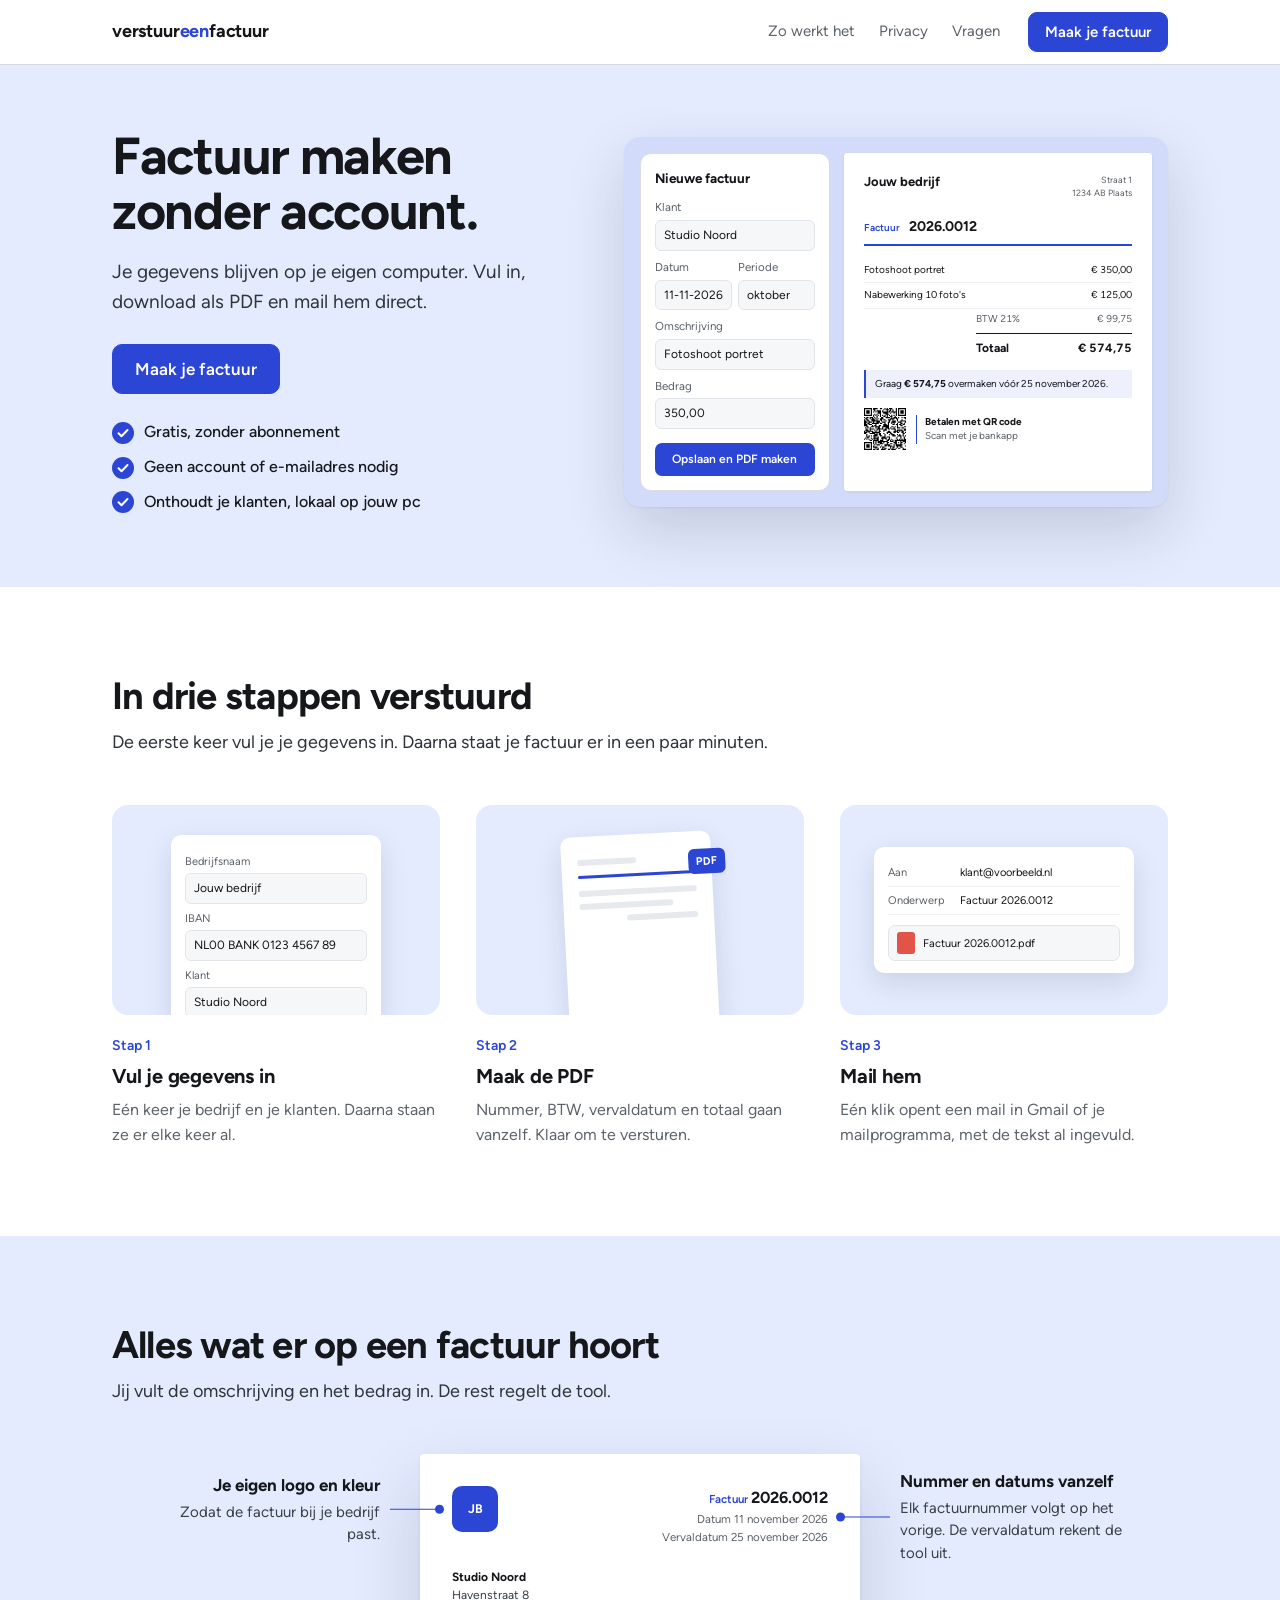
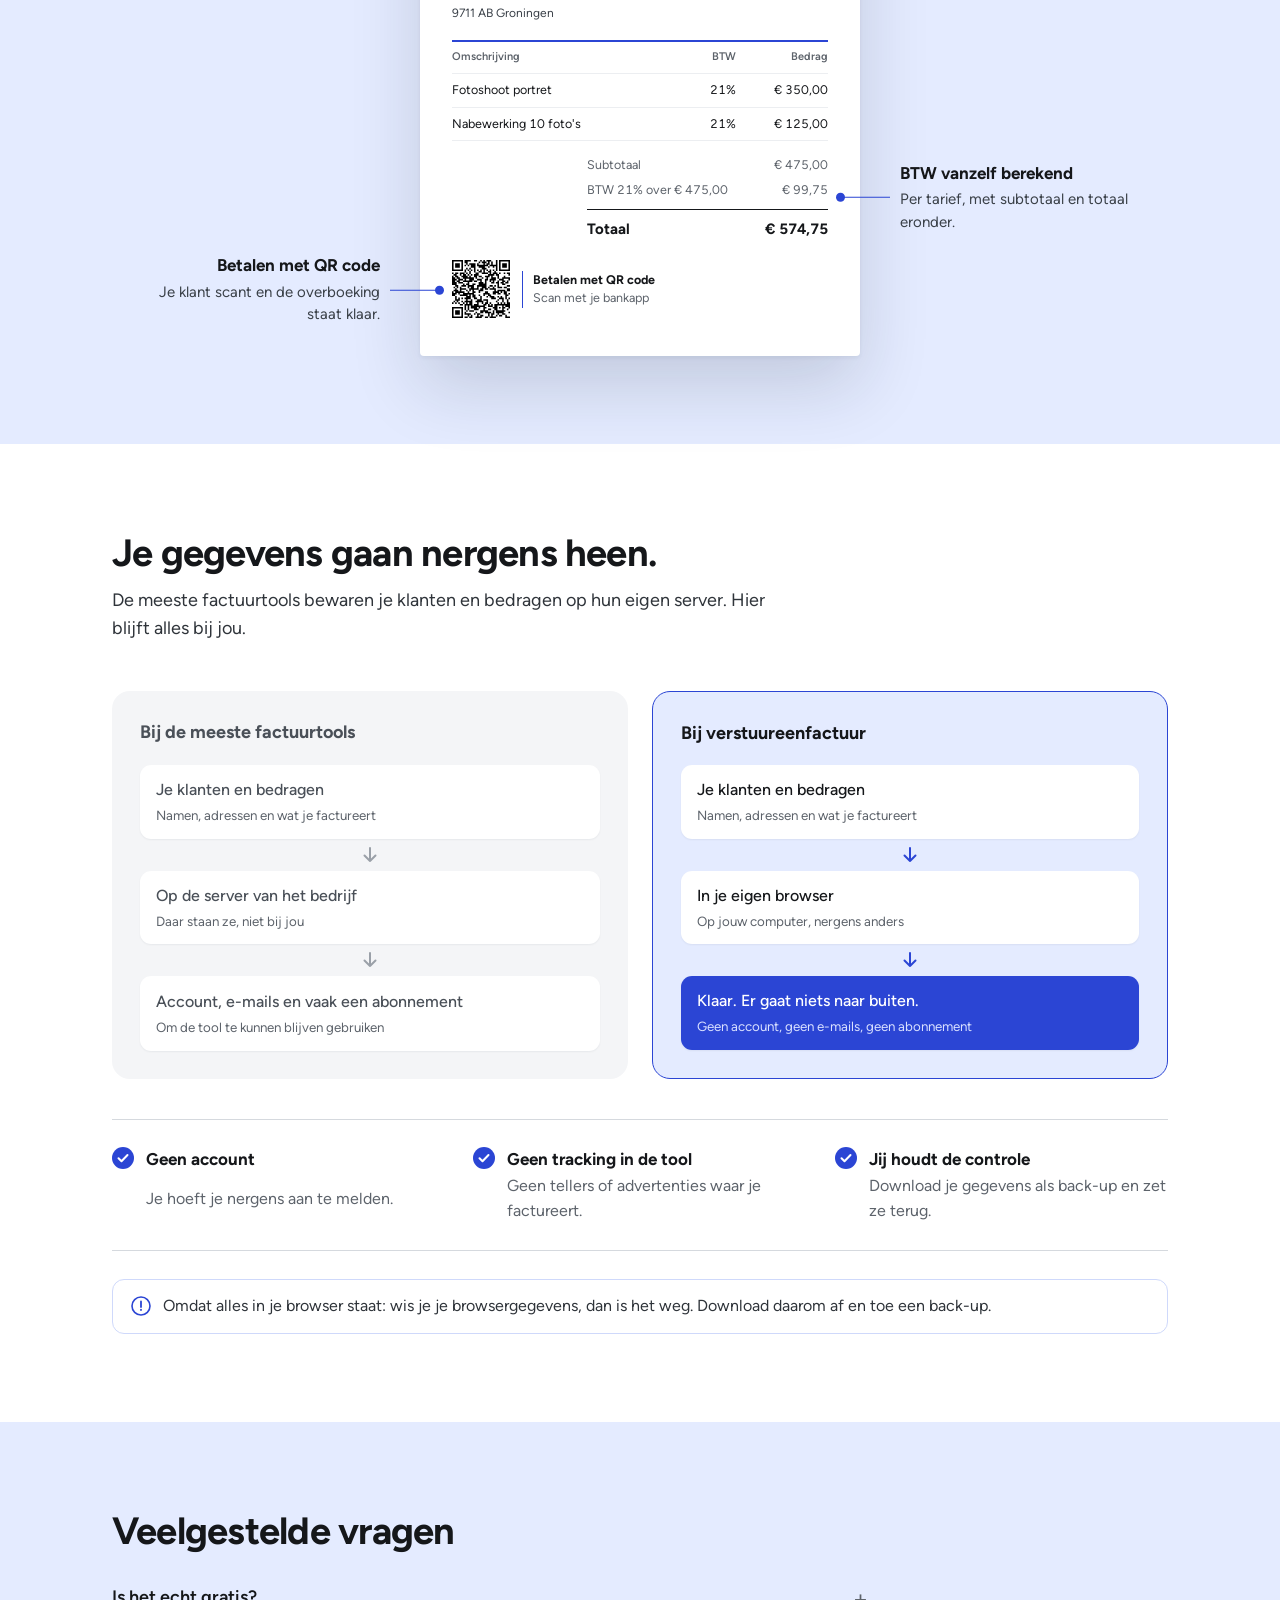
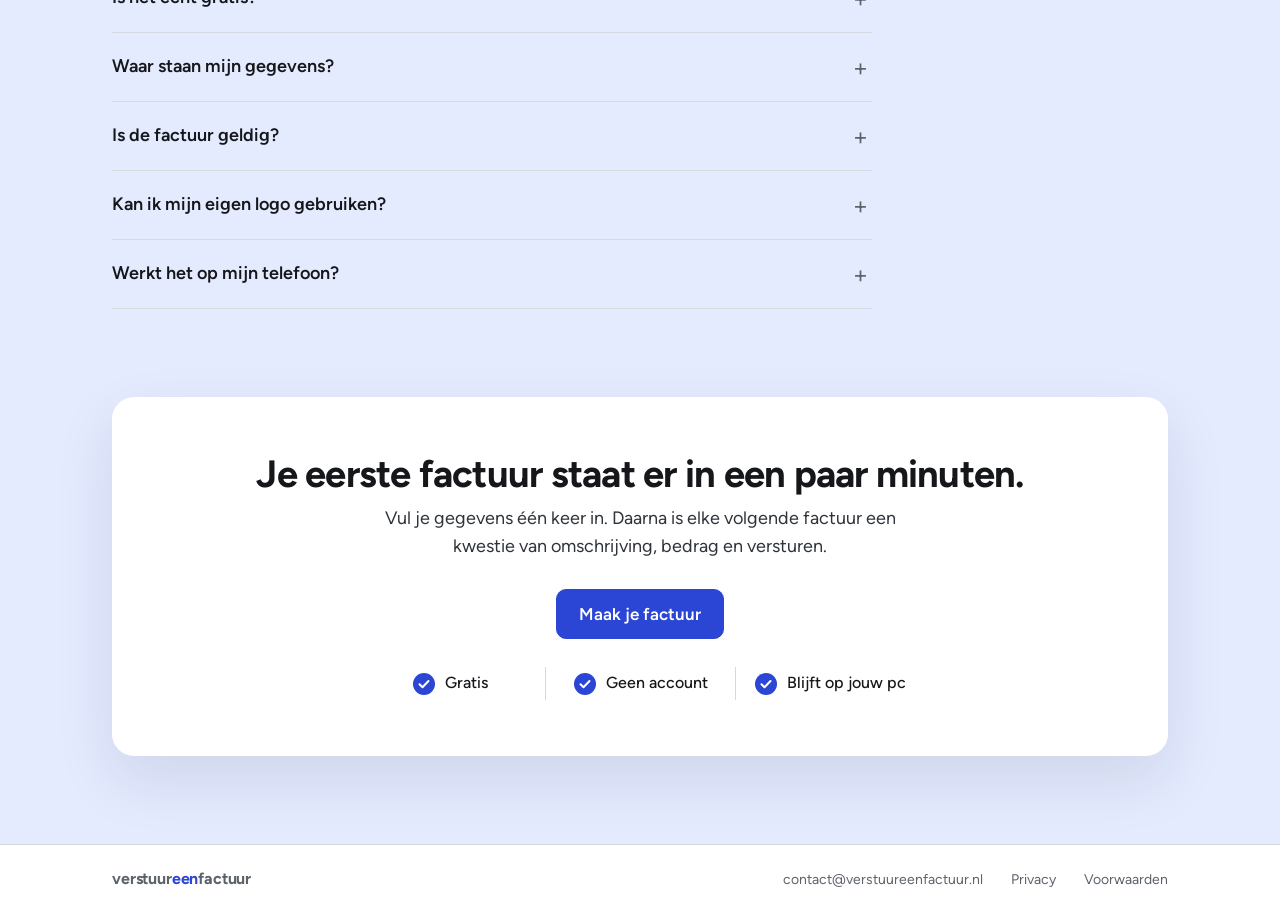
<file: index.html>
<!doctype html>
<html lang="nl">
<head>
<meta charset="utf-8">
<meta name="viewport" content="width=device-width,initial-scale=1">
<title>Factuur maken zonder account | Verstuur een factuur</title>
<meta name="description" content="Maak gratis een nette factuur zonder account. Je gegevens blijven op je eigen computer. Vul in, download als PDF en mail hem direct.">
<link rel="stylesheet" href="assets/site.css">
<style>
:root{--lb:#e4ebff;--lb-rand:#cfd9fb;--lb-diep:#d2dcfa}
body{background:#fff}

/* ===== Bovenaan ===== */
.hero{background:var(--lb);padding:64px 0 72px}
.hero .wrap{display:grid;grid-template-columns:.92fr 1.08fr;gap:48px;align-items:center}
.hero h1{font-size:clamp(34px,4.6vw,52px);line-height:1.06;letter-spacing:-.025em;margin:0 0 18px;text-wrap:balance}
.hero .sub{font-size:19px;color:#2f343a;margin:0 0 28px;max-width:40ch}
.checks{list-style:none;margin:26px 0 0;padding:0;display:grid;gap:10px}
.checks li{display:flex;gap:10px;align-items:center;font-weight:500}
.checks svg{flex:none;width:22px;height:22px}

.app{background:var(--lb-diep);border-radius:16px;padding:16px;display:grid;grid-template-columns:190px 1fr;gap:14px;box-shadow:0 1px 2px rgba(20,30,50,.06),0 24px 60px rgba(20,30,50,.16)}
.app .form{background:#fff;border-radius:11px;padding:14px;font-size:11.5px;color:var(--muted);border:1px solid #d9dde2}
.app .form b{display:block;color:var(--ink);font-size:13.5px;margin-bottom:10px}
.app .form label{display:block;margin:8px 0 3px}
.mf{border-radius:6px;background:var(--field);border:1px solid #e1e4e8;padding:5px 8px;color:var(--ink);font-size:12px}
.app .form .two{display:grid;grid-template-columns:1fr 1fr;gap:6px}
.app .form .go{margin-top:14px;border-radius:7px;background:var(--accent);color:#fff;font-weight:600;font-size:12px;text-align:center;padding:7px}
.sheet{background:#fff;border-radius:3px;padding:20px 20px 16px;font-size:10px;line-height:1.45;box-shadow:0 1px 3px rgba(20,30,50,.08)}
.sheet .t{display:flex;justify-content:space-between;margin-bottom:18px;gap:10px}
.sheet .t b{font-size:13px}
.sheet .t span{text-align:right;color:var(--muted);font-size:9px}
.sheet .n{display:flex;gap:9px;align-items:baseline;border-bottom:2px solid var(--accent);padding-bottom:6px;margin-bottom:12px}
.sheet .n em{font-style:normal;color:var(--accent);font-weight:600}
.sheet .n strong{font-size:14px}
.sheet .r{display:flex;justify-content:space-between;padding:5px 0;border-bottom:1px solid #eceef1;font-variant-numeric:tabular-nums}
.sheet .sub2{display:flex;justify-content:space-between;width:58%;margin-left:auto;padding:3px 0;color:var(--muted);font-variant-numeric:tabular-nums}
.sheet .tot{display:flex;justify-content:space-between;width:58%;margin:4px 0 12px auto;border-top:1.5px solid var(--ink);padding-top:6px;font-weight:700;font-size:12px;font-variant-numeric:tabular-nums}
.sheet .pay{background:var(--accent-soft);border-left:2px solid var(--accent);padding:7px 9px;margin-bottom:10px}
.sheet .qr{display:flex;gap:10px;align-items:center}
.sheet .qr img{width:42px;height:42px;display:block}
.sheet .qr span{border-left:1.5px solid var(--accent);padding-left:8px;color:var(--muted)}
.sheet .qr b{color:var(--ink);display:block}

/* ===== Algemeen blok ===== */
section.block{padding:88px 0}
section.lb{background:var(--lb)}
section.block h2{font-size:clamp(28px,3.2vw,38px);letter-spacing:-.02em;line-height:1.12;margin:0 0 12px;text-wrap:balance}
section.block .intro{font-size:18px;color:#2f343a;max-width:56ch;margin:0 0 48px}

/* ===== Zo werkt het: beeld per stap ===== */
.steps{display:grid;grid-template-columns:repeat(3,1fr);gap:36px}
.step .pic{height:210px;border-radius:16px;background:var(--lb);display:grid;place-items:center;margin-bottom:20px;overflow:hidden;position:relative}
.step small{display:block;color:var(--accent);font-weight:600;font-size:14px;margin-bottom:4px}
.step b{display:block;font-size:20px;margin-bottom:6px;letter-spacing:-.01em}
.step p{margin:0;color:var(--muted)}
.pic .card{background:#fff;border-radius:10px;box-shadow:0 10px 28px rgba(20,30,50,.12);font-size:11px;color:var(--muted)}
.pic .p1{width:210px;padding:12px 14px;transform:translateY(22px)}
.pic .p1 label{display:block;margin:6px 0 3px}
.pic .p2{width:150px;height:200px;padding:16px;transform:translateY(24px) rotate(-3deg)}
.pic .p2 .ln{height:6px;border-radius:3px;background:#e6e9ee;margin:7px 0}
.pic .p2 .ln.b{background:var(--accent);height:3px;margin:10px 0 12px}
.pic .p2 .tag{position:absolute;right:-14px;top:18px;background:var(--accent);color:#fff;font-weight:700;font-size:11px;padding:4px 8px;border-radius:6px}
.pic .p3{width:260px;padding:12px 14px}
.pic .p3 .row{display:flex;gap:8px;padding:5px 0;border-bottom:1px solid #eef0f3}
.pic .p3 .row span:first-child{width:64px;flex:none}
.pic .p3 .row span:last-child{color:var(--ink)}
.pic .p3 .att{margin-top:10px;display:flex;gap:8px;align-items:center;background:var(--field);border:1px solid #e1e4e8;border-radius:7px;padding:6px 8px;color:var(--ink)}
.pic .p3 .att i{width:18px;height:22px;border-radius:3px;background:#e2534a;display:block}

/* ===== Alles op je factuur ===== */
/* Elke uitleg (pin) hangt aan het onderdeel op de factuur zelf, dus hij staat altijd op de juiste hoogte. */
.anno{display:flex;justify-content:center}
.anno .big{position:relative;width:440px;background:#fff;padding:32px;font-size:12.5px;line-height:1.5;box-shadow:0 2px 4px rgba(20,30,50,.06),0 30px 70px rgba(20,30,50,.16);border-radius:4px}
.big .t{display:flex;justify-content:space-between;align-items:flex-start;margin-bottom:22px}
.big .logo-ph{width:46px;height:46px;border-radius:10px;background:var(--accent);color:#fff;display:grid;place-items:center;font-weight:700}
.big .meta{text-align:right;color:var(--muted);font-size:11.5px;line-height:1.55}
.big .meta em{font-style:normal;color:var(--accent);font-weight:600}
.big .meta strong{color:var(--ink);font-size:16px}
.big .to{margin-bottom:18px;color:#3a4048;font-size:12px}
.big .to b{color:var(--ink)}
.big .rows{border-top:2.5px solid var(--accent);margin-bottom:12px}
.big .r{display:grid;grid-template-columns:1fr 44px 84px;gap:8px;padding:7px 0;border-bottom:1px solid #eceef1;font-variant-numeric:tabular-nums}
.big .r span:not(:first-child){text-align:right}
.big .r.h{color:var(--muted);font-size:11px;font-weight:600}
.big .totals{width:64%;margin:0 0 20px auto}
.big .s{display:flex;justify-content:space-between;padding:3px 0;color:var(--muted);font-variant-numeric:tabular-nums}
.big .tot{display:flex;justify-content:space-between;margin-top:6px;border-top:1.5px solid var(--ink);padding-top:8px;font-weight:700;font-size:15px;font-variant-numeric:tabular-nums}
.big .qr{display:flex;gap:12px;align-items:center}
.big .qr img{width:58px;height:58px}
.big .qr span{border-left:1.5px solid var(--accent);padding-left:10px;color:var(--muted)}
.big .qr b{display:block;color:var(--ink)}
.big .hl-logo,.big .hl-num{position:relative}
.big .hl{position:relative}
.big .hl-qr{display:inline-block}

.pin{position:absolute;top:50%;transform:translateY(-50%);width:230px;font-size:15px;color:#3a4048}
.pin b{display:block;font-size:17px;color:var(--ink);margin-bottom:2px}
.pin.pl{right:calc(100% + 72px);text-align:right}
.pin.pr{left:calc(100% + 72px)}
.pin::after{content:"";position:absolute;top:50%;width:46px;border-top:1.5px solid var(--accent)}
.pin::before{content:"";position:absolute;top:50%;width:9px;height:9px;margin-top:-4px;border-radius:50%;background:var(--accent)}
.pin.pl::after{right:-56px}.pin.pl::before{right:-64px}
.pin.pr::after{left:-56px}.pin.pr::before{left:-64px}
/* de afstand tot de rand van de factuur verschilt per onderdeel; compenseer zodat alle uitleg even ver van de factuur staat */
.hl-logo .pin.pl{right:calc(100% + 72px)}
.hl-qr .pin.pl{right:calc(100% + 72px)}

.mark{display:none;position:absolute;top:50%;transform:translateY(-50%);width:22px;height:22px;border-radius:50%;background:var(--accent);color:#fff;font:700 12px/22px var(--font);text-align:center}
.mark.ml{left:-44px}.mark.mr{right:-44px}
.anno-list{display:none;list-style:none;margin:32px 0 0;padding:0;counter-reset:a;grid-template-columns:1fr 1fr;gap:20px 32px}
.anno-list li{position:relative;padding-left:34px;color:#3a4048}
.anno-list li::before{counter-increment:a;content:counter(a);position:absolute;left:0;top:1px;width:22px;height:22px;border-radius:50%;background:var(--accent);color:#fff;font:700 12px/22px var(--font);text-align:center}
.anno-list b{display:block;font-size:17px;color:var(--ink)}

/* Te smal voor uitleg naast de factuur: genummerde bolletjes op de factuur en de uitleg eronder */
@media (max-width:1180px){
  .anno{flex-direction:column;align-items:center}
  .pin{display:none}
  .mark{display:block}
  .anno-list{display:grid;width:100%;max-width:640px}
}
@media (max-width:560px){
  .anno .big{width:100%;padding:24px 22px}
  .mark.ml{left:-34px}.mark.mr{right:-34px}
  .anno .big{margin:0 12px}
  .anno-list{grid-template-columns:1fr}
}

/* ===== Privacy: vergelijking ===== */
.compare{display:grid;grid-template-columns:1fr 1fr;grid-template-rows:repeat(6,auto);column-gap:24px;margin-bottom:40px}
.flow{display:grid;grid-row:span 6;grid-template-rows:subgrid;border-radius:18px;padding:28px}
.flow h3{margin:0 0 18px;font-size:18px}
.flow.them{background:#f4f5f7;color:#4a5058}
.flow.us{background:var(--lb);border:1.5px solid var(--accent)}
.flow .it{background:#fff;border-radius:11px;padding:13px 16px;font-weight:500;box-shadow:0 1px 2px rgba(20,30,50,.06);display:flex;flex-direction:column;justify-content:center}
.flow .it small{display:block;font-weight:400;color:var(--muted);margin-top:2px}
.flow .arrow{display:flex;justify-content:center;padding:6px 0;color:#9aa0a8}
.flow.us .arrow{color:var(--accent)}
.flow.us .it.last{background:var(--accent);color:#fff}
.flow.us .it.last small{color:#d9e0ff}
.pv{display:grid;grid-template-columns:repeat(3,1fr);gap:28px;border-top:1px solid var(--line);border-bottom:1px solid var(--line);padding:26px 0}
.pv > div{display:grid;grid-template-columns:22px 1fr;column-gap:12px}
.pv svg{width:22px;height:22px;grid-row:span 2;margin-top:1px}
.pv b{display:block;font-size:17px;margin-bottom:2px}
.pv span{color:var(--muted)}
.tip{margin-top:28px;border:1.5px solid var(--lb-rand);border-radius:12px;padding:14px 18px;display:flex;gap:12px;align-items:flex-start;color:#2f343a}
.tip svg{flex:none;margin-top:2px}

/* ===== Vragen ===== */
.faq{max-width:760px}
.faq details{border-bottom:1px solid var(--line);padding:4px 0}
.faq summary{cursor:pointer;list-style:none;font-weight:600;font-size:18px;padding:16px 36px 16px 0;position:relative}
.faq summary::-webkit-details-marker{display:none}
.faq summary::after{content:"+";position:absolute;right:4px;top:12px;font-size:24px;font-weight:400;color:var(--muted)}
.faq details[open] summary::after{content:"−"}
.faq details p{margin:0 0 18px;color:#2f343a;max-width:62ch}

/* ===== Slot ===== */
.final{padding:88px 0}
.final .box{background:#fff;border-radius:22px;padding:56px 40px;text-align:center;box-shadow:0 24px 60px rgba(20,30,50,.10)}
.final h2{margin-bottom:10px!important}
.final p{font-size:18px;color:#2f343a;margin:0 auto 28px;max-width:48ch}
.final .checks{display:grid;grid-template-columns:repeat(3,190px);justify-content:center;gap:0;margin:28px auto 0}
.final .checks li{justify-content:center;padding:4px 0}
.final .checks li+li{border-left:1px solid var(--line)}

@media (max-width:900px){
  .hero{padding:40px 0 48px}
  .hero .wrap{grid-template-columns:1fr;gap:36px}
  .compare{grid-template-columns:1fr;row-gap:20px}
  .flow{grid-row:auto;grid-template-rows:none}
}
@media (max-width:720px){
  .app{grid-template-columns:1fr;padding:10px}
  .app .form{display:none}
  .steps,.pv{grid-template-columns:1fr;gap:32px}
  section.block,.final{padding:56px 0}
  .final .box{padding:36px 20px}
  .final .checks{grid-template-columns:1fr;width:max-content;max-width:100%}
  .final .checks li{justify-content:flex-start}
  .final .checks li+li{border-left:0}
  .hero .btn.big{width:100%}
}
</style>
</head>
<body>
<svg width="0" height="0" style="position:absolute" aria-hidden="true">
  <symbol id="check" viewBox="0 0 22 22"><circle cx="11" cy="11" r="11" fill="#2b45d4"/><path d="M6.5 11.3l3 3 6-6.3" fill="none" stroke="#fff" stroke-width="2" stroke-linecap="round" stroke-linejoin="round"/></symbol>
  <symbol id="down" viewBox="0 0 20 20"><path d="M10 3v13M4.5 10.5L10 16l5.5-5.5" fill="none" stroke="currentColor" stroke-width="2" stroke-linecap="round" stroke-linejoin="round"/></symbol>
</svg>

<header class="site-nav">
  <div class="wrap">
    <a class="logo" href="/">verstuur<span>een</span>factuur</a>
    <nav class="links" aria-label="Hoofdmenu"><a href="#zo-werkt-het">Zo werkt het</a><a href="#privacy">Privacy</a><a href="#vragen">Vragen</a></nav>
    <a class="btn primary" href="/maken">Maak je factuur</a>
  </div>
</header>

<main>
  <section class="hero">
    <div class="wrap">
      <div>
        <h1>Factuur maken zonder account.</h1>
        <p class="sub">Je gegevens blijven op je eigen computer. Vul in, download als PDF en mail hem direct.</p>
        <a class="btn primary big" href="/maken">Maak je factuur</a>
        <ul class="checks">
          <li><svg><use href="#check"/></svg>Gratis, zonder abonnement</li>
          <li><svg><use href="#check"/></svg>Geen account of e-mailadres nodig</li>
          <li><svg><use href="#check"/></svg>Onthoudt je klanten, lokaal op jouw pc</li>
        </ul>
      </div>
      <div class="app" role="img" aria-label="Voorbeeld van de tool: links het invulpaneel, rechts de factuur">
        <div class="form">
          <b>Nieuwe factuur</b>
          <label>Klant</label><div class="mf">Studio Noord</div>
          <div class="two"><div><label>Datum</label><div class="mf">11-11-2026</div></div><div><label>Periode</label><div class="mf">oktober</div></div></div>
          <label>Omschrijving</label><div class="mf">Fotoshoot portret</div>
          <label>Bedrag</label><div class="mf">350,00</div>
          <div class="go">Opslaan en PDF maken</div>
        </div>
        <div class="sheet">
          <div class="t"><b>Jouw bedrijf</b><span>Straat 1<br>1234 AB Plaats</span></div>
          <div class="n"><em>Factuur</em><strong>2026.0012</strong></div>
          <div class="r"><span>Fotoshoot portret</span><span>€ 350,00</span></div>
          <div class="r"><span>Nabewerking 10 foto's</span><span>€ 125,00</span></div>
          <div class="sub2"><span>BTW 21%</span><span>€ 99,75</span></div>
          <div class="tot"><span>Totaal</span><span>€ 574,75</span></div>
          <div class="pay">Graag <b>€ 574,75</b> overmaken vóór 25 november 2026.</div>
          <div class="qr"><img src="assets/demo-qr.svg" alt=""><span><b>Betalen met QR code</b>Scan met je bankapp</span></div>
        </div>
      </div>
    </div>
  </section>

  <section class="block" id="zo-werkt-het">
    <div class="wrap">
      <h2>In drie stappen verstuurd</h2>
      <p class="intro">De eerste keer vul je je gegevens in. Daarna staat je factuur er in een paar minuten.</p>
      <div class="steps">
        <div class="step">
          <div class="pic"><div class="card p1"><label>Bedrijfsnaam</label><div class="mf">Jouw bedrijf</div><label>IBAN</label><div class="mf">NL00 BANK 0123 4567 89</div><label>Klant</label><div class="mf">Studio Noord</div></div></div>
          <small>Stap 1</small><b>Vul je gegevens in</b><p>Eén keer je bedrijf en je klanten. Daarna staan ze er elke keer al.</p>
        </div>
        <div class="step">
          <div class="pic"><div class="card p2"><div class="ln" style="width:50%"></div><div class="ln b"></div><div class="ln"></div><div class="ln" style="width:80%"></div><div class="ln" style="width:60%;margin-left:40%"></div><span class="tag">PDF</span></div></div>
          <small>Stap 2</small><b>Maak de PDF</b><p>Nummer, BTW, vervaldatum en totaal gaan vanzelf. Klaar om te versturen.</p>
        </div>
        <div class="step">
          <div class="pic"><div class="card p3"><div class="row"><span>Aan</span><span>klant@voorbeeld.nl</span></div><div class="row"><span>Onderwerp</span><span>Factuur 2026.0012</span></div><div class="att"><i></i>Factuur 2026.0012.pdf</div></div></div>
          <small>Stap 3</small><b>Mail hem</b><p>Eén klik opent een mail in Gmail of je mailprogramma, met de tekst al ingevuld.</p>
        </div>
      </div>
    </div>
  </section>

  <section class="block lb">
    <div class="wrap">
      <h2>Alles wat er op een factuur hoort</h2>
      <p class="intro">Jij vult de omschrijving en het bedrag in. De rest regelt de tool.</p>
      <div class="anno">
        <div class="big" role="img" aria-label="Voorbeeldfactuur met uitleg">
          <div class="t">
            <div class="hl hl-logo"><div class="logo-ph">JB</div><i class="mark ml">1</i>
              <span class="pin pl"><b>Je eigen logo en kleur</b><span>Zodat de factuur bij je bedrijf past.</span></span></div>
            <div class="hl hl-num"><div class="meta"><em>Factuur</em> <strong>2026.0012</strong><br>Datum 11 november 2026<br>Vervaldatum 25 november 2026</div><i class="mark mr">2</i>
              <span class="pin pr"><b>Nummer en datums vanzelf</b><span>Elk factuurnummer volgt op het vorige. De vervaldatum rekent de tool uit.</span></span></div>
          </div>
          <div class="to"><b>Studio Noord</b><br>Havenstraat 8<br>9711 AB Groningen</div>
          <div class="rows">
            <div class="r h"><span>Omschrijving</span><span>BTW</span><span>Bedrag</span></div>
            <div class="r"><span>Fotoshoot portret</span><span>21%</span><span>€ 350,00</span></div>
            <div class="r"><span>Nabewerking 10 foto's</span><span>21%</span><span>€ 125,00</span></div>
          </div>
          <div class="hl hl-btw totals"><div class="s"><span>Subtotaal</span><span>€ 475,00</span></div><div class="s"><span>BTW 21% over € 475,00</span><span>€ 99,75</span></div><div class="tot"><span>Totaal</span><span>€ 574,75</span></div><i class="mark mr">3</i>
            <span class="pin pr"><b>BTW vanzelf berekend</b><span>Per tarief, met subtotaal en totaal eronder.</span></span></div>
          <div class="hl hl-qr"><div class="qr"><img src="assets/demo-qr.svg" alt=""><span><b>Betalen met QR code</b>Scan met je bankapp</span></div><i class="mark ml">4</i>
            <span class="pin pl"><b>Betalen met QR code</b><span>Je klant scant en de overboeking staat klaar.</span></span></div>
        </div>
        <ol class="anno-list">
          <li><b>Je eigen logo en kleur</b><span>Zodat de factuur bij je bedrijf past.</span></li>
          <li><b>Nummer en datums vanzelf</b><span>Elk factuurnummer volgt op het vorige. De vervaldatum rekent de tool uit.</span></li>
          <li><b>BTW vanzelf berekend</b><span>Per tarief, met subtotaal en totaal eronder.</span></li>
          <li><b>Betalen met QR code</b><span>Je klant scant en de overboeking staat klaar.</span></li>
        </ol>
      </div>
    </div>
  </section>

  <section class="block" id="privacy">
    <div class="wrap">
      <h2>Je gegevens gaan nergens heen.</h2>
      <p class="intro">De meeste factuurtools bewaren je klanten en bedragen op hun eigen server. Hier blijft alles bij jou.</p>
      <div class="compare">
        <div class="flow them">
          <h3>Bij de meeste factuurtools</h3>
          <div class="it">Je klanten en bedragen<small>Namen, adressen en wat je factureert</small></div>
          <div class="arrow"><svg width="20" height="20"><use href="#down"/></svg></div>
          <div class="it">Op de server van het bedrijf<small>Daar staan ze, niet bij jou</small></div>
          <div class="arrow"><svg width="20" height="20"><use href="#down"/></svg></div>
          <div class="it">Account, e-mails en vaak een abonnement<small>Om de tool te kunnen blijven gebruiken</small></div>
        </div>
        <div class="flow us">
          <h3>Bij verstuureenfactuur</h3>
          <div class="it">Je klanten en bedragen<small>Namen, adressen en wat je factureert</small></div>
          <div class="arrow"><svg width="20" height="20"><use href="#down"/></svg></div>
          <div class="it">In je eigen browser<small>Op jouw computer, nergens anders</small></div>
          <div class="arrow"><svg width="20" height="20"><use href="#down"/></svg></div>
          <div class="it last">Klaar. Er gaat niets naar buiten.<small>Geen account, geen e-mails, geen abonnement</small></div>
        </div>
      </div>
      <div class="pv">
        <div><svg><use href="#check"/></svg><b>Geen account</b><span>Je hoeft je nergens aan te melden.</span></div>
        <div><svg><use href="#check"/></svg><b>Geen tracking in de tool</b><span>Geen tellers of advertenties waar je factureert.</span></div>
        <div><svg><use href="#check"/></svg><b>Jij houdt de controle</b><span>Download je gegevens als back-up en zet ze terug.</span></div>
      </div>
      <div class="tip"><svg width="20" height="20" viewBox="0 0 20 20" aria-hidden="true"><circle cx="10" cy="10" r="9" fill="none" stroke="#2b45d4" stroke-width="1.6"/><path d="M10 5.5v5.5M10 13.6v.4" stroke="#2b45d4" stroke-width="1.8" stroke-linecap="round"/></svg><span>Omdat alles in je browser staat: wis je je browsergegevens, dan is het weg. Download daarom af en toe een back-up.</span></div>
    </div>
  </section>

  <section class="block lb" id="vragen">
    <div class="wrap">
      <h2>Veelgestelde vragen</h2>
      <div class="faq">
        <details><summary>Is het echt gratis?</summary><p>Ja. Facturen maken, downloaden en mailen kost niets. Je hoeft geen account aan te maken en er is geen abonnement.</p></details>
        <details><summary>Waar staan mijn gegevens?</summary><p>In de opslag van je eigen browser, op je eigen computer. Ze worden nergens naartoe gestuurd. Gebruik je een andere computer of browser, dan begin je daar leeg. Met een back-up neem je alles mee.</p></details>
        <details><summary>Is de factuur geldig?</summary><p>De tool zet de verplichte gegevens op de factuur: een doorlopend factuurnummer, de datum, je KvK en BTW nummer, de BTW per tarief en de totalen. Controleer zelf wel of alles klopt voor jouw situatie.</p></details>
        <details><summary>Kan ik mijn eigen logo gebruiken?</summary><p>Ja. Je voegt je logo toe en kiest zelf de kleur van je factuur.</p></details>
        <details><summary>Werkt het op mijn telefoon?</summary><p>Het werkt het best op een computer. Op een telefoon kan het ook, maar dat is minder handig.</p></details>
      </div>
    </div>
  </section>

  <section class="final lb" style="padding-top:0">
    <div class="wrap">
      <div class="box">
        <h2 style="font-size:clamp(28px,3.2vw,38px);letter-spacing:-.02em;line-height:1.12;margin:0">Je eerste factuur staat er in een paar minuten.</h2>
        <p>Vul je gegevens één keer in. Daarna is elke volgende factuur een kwestie van omschrijving, bedrag en versturen.</p>
        <a class="btn primary big" href="/maken">Maak je factuur</a>
        <ul class="checks">
          <li><svg><use href="#check"/></svg>Gratis</li>
          <li><svg><use href="#check"/></svg>Geen account</li>
          <li><svg><use href="#check"/></svg>Blijft op jouw pc</li>
        </ul>
      </div>
    </div>
  </section>
</main>

<footer class="site-foot">
  <div class="wrap">
    <a class="logo" href="/" style="margin:0;font-size:16px">verstuur<span>een</span>factuur</a>
    <span class="spacer"></span>
    <a href="mailto:contact@verstuureenfactuur.nl">contact@verstuureenfactuur.nl</a>
    <a href="/privacy">Privacy</a>
    <a href="/voorwaarden">Voorwaarden</a>
  </div>
</footer>
</body>
</html>
</file>
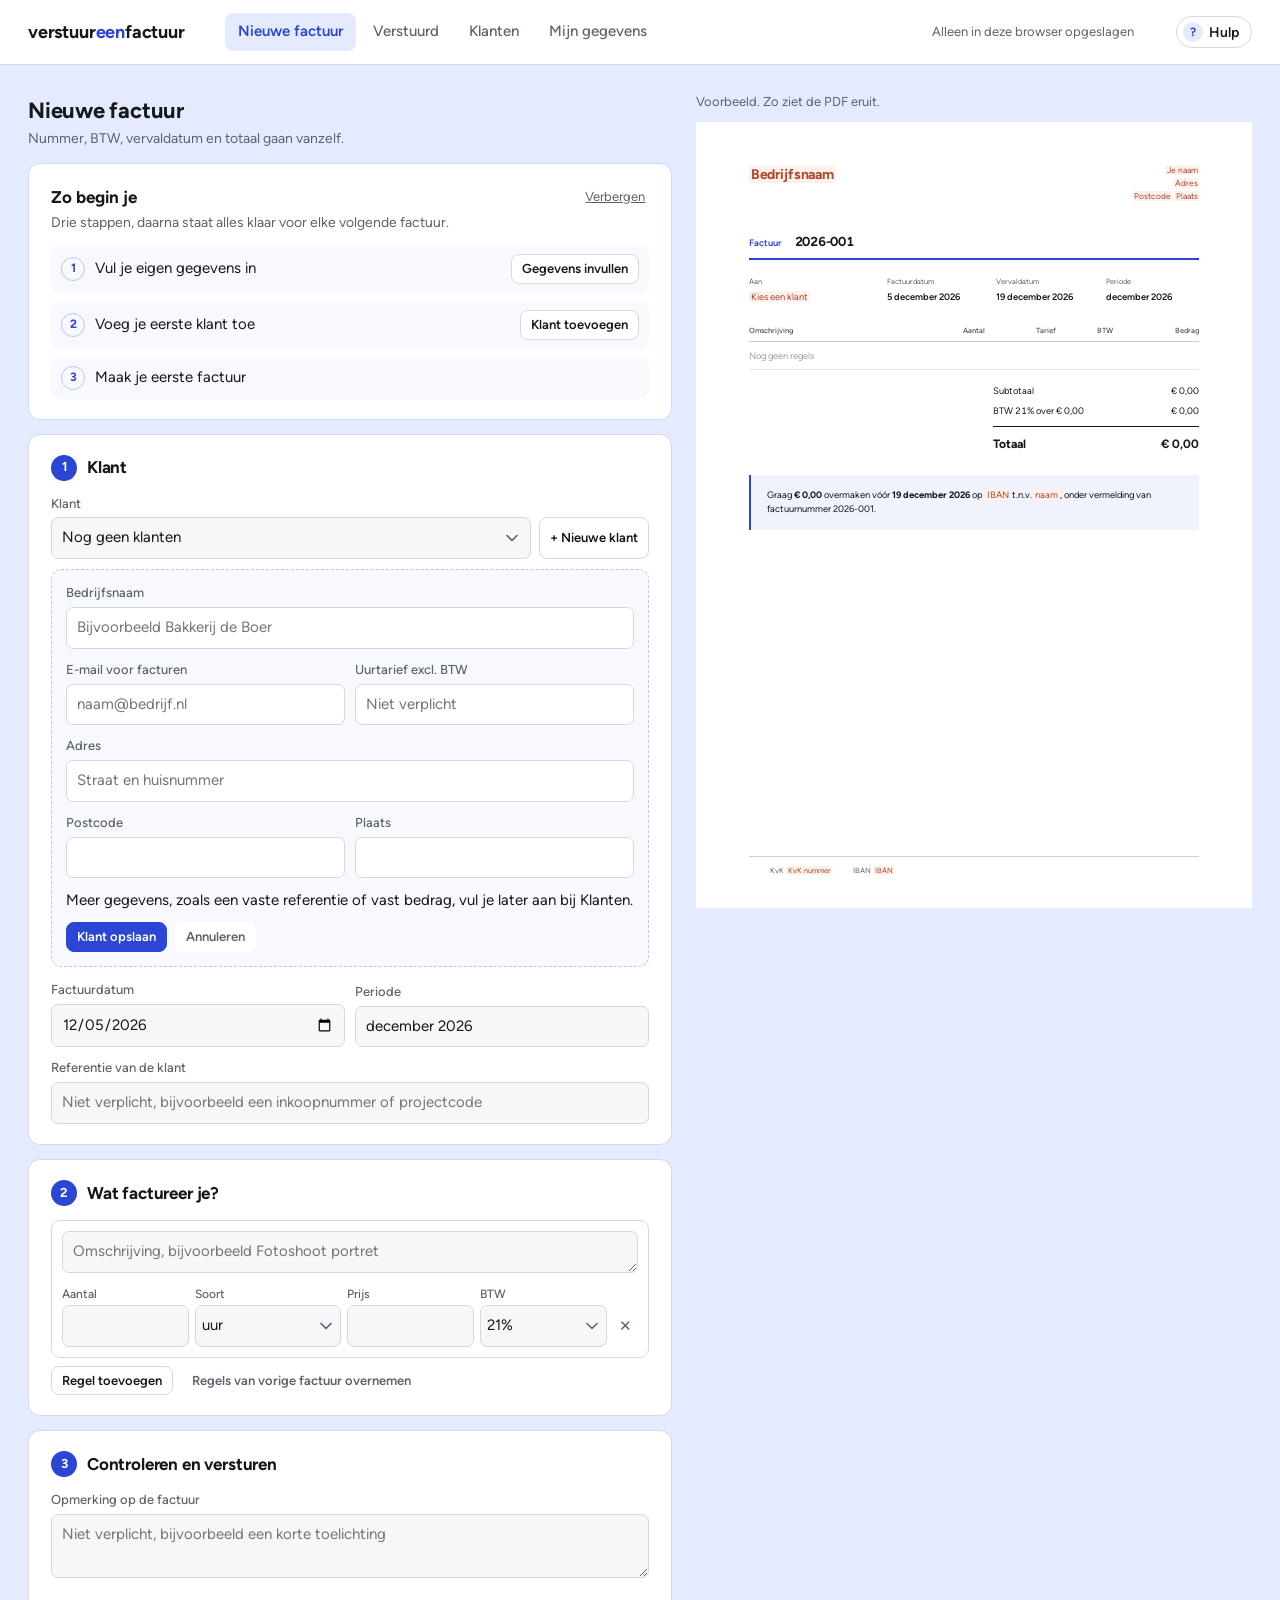
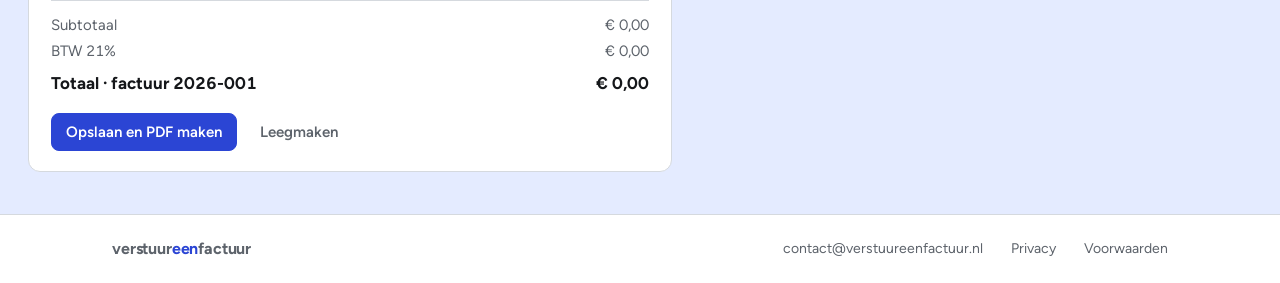
<file: maken.html>
<!doctype html>
<html lang="nl">
<head>
<meta charset="utf-8">
<meta name="viewport" content="width=device-width,initial-scale=1">
<title>Factuur maken | Verstuur een factuur</title>
<meta name="robots" content="noindex">
<!-- Alles lokaal: geen externe scripts of verzoeken. Gegevens staan alleen in de browser van de gebruiker. Stijl en lettertype komen van de eigen site. -->
<link rel="stylesheet" href="/assets/site.css">
<style>
:root{
  --desk:#e4ebff; --lb:#e4ebff;
}
*{box-sizing:border-box}
html,body{margin:0}
body{background:var(--desk);color:var(--ink);font:15px/1.45 var(--font);}
button,input,select,textarea{font:inherit;color:inherit}
:focus-visible{outline:2px solid var(--accent);outline-offset:2px}

/* Menu: zelfde als de landingspagina, met de tabbladen van de tool erin */
.app-nav .wrap{max-width:none;padding:0 28px}
.app-nav .logo{margin-right:12px}
.tabs{display:flex;gap:4px}
.tabs button{border:0;background:none;padding:8px 13px;border-radius:8px;cursor:pointer;color:var(--muted);font-weight:500;white-space:nowrap}
.tabs button:hover{background:var(--field);color:var(--ink)}
.tabs button[aria-selected=true]{background:var(--lb);color:var(--accent);font-weight:600}
.app-nav .local{margin-left:auto;font-size:13px;color:var(--muted);white-space:nowrap}

/* Melding op de telefoon */
.mobile-note{display:none;margin:12px 16px 0;padding:12px 14px;border:1.5px solid #cfd9fb;background:#fff;border-radius:12px;font-size:14px;gap:12px;align-items:center}
.mobile-note button{margin-left:auto;border:0;background:var(--accent);color:#fff;font-weight:600;border-radius:8px;padding:7px 12px;cursor:pointer}
@media (max-width:720px){
  .mobile-note:not([hidden]){display:flex}
  .app-nav .wrap{flex-wrap:wrap;height:auto;padding:10px 16px;gap:8px}
  .app-nav .tabs{order:3;width:100%;overflow-x:auto}
  .app-nav .local{display:none}
  .helpbtn{margin-left:auto}
}

/* Werkvlak */
.work{display:grid;grid-template-columns:minmax(380px,520px) auto;justify-content:center;gap:40px;padding:28px;align-items:start}
.panel{background:var(--panel);border-radius:12px;padding:22px;border:1px solid var(--line)}
/* Nieuwe factuur: losse kaarten per stap */
.stack .pagehead{margin:2px 0 14px}
.stack .pagehead h2{font-size:22px;margin:0 0 2px;letter-spacing:-.01em}
.stack .pagehead .hint{margin:0;color:var(--muted);font-size:14px}
.card{background:var(--panel);border:1px solid var(--line);border-radius:12px;padding:20px 22px;margin-bottom:14px}
.step-hd{display:flex;align-items:center;gap:10px;margin-bottom:14px}
.step-hd .num{width:26px;height:26px;border-radius:50%;background:var(--accent);color:#fff;font-weight:700;font-size:13px;display:grid;place-items:center;flex:none}
.step-hd b{font-size:17px;letter-spacing:-.01em}
.klantkeuze{display:grid;grid-template-columns:1fr auto;gap:8px}
.newk{border:1.5px dashed #b9c6f5;background:#f7f9ff;border-radius:10px;padding:14px;margin:-2px 0 14px}
.newk input{background:#fff}
.req{color:var(--warn);font-weight:700}
.autosave{display:flex;align-items:center;gap:7px;font-size:13px;color:var(--muted);margin:-8px 0 14px}
.autosave .dot{width:8px;height:8px;border-radius:50%;background:var(--ok)}
.note.warnnote{background:#fdf1ec;color:#8a2a17}
input.invalid{border-color:var(--warn);background:#fff8f6}
.savebar{display:flex;flex-wrap:wrap;align-items:center;gap:12px;margin:6px 0 4px;padding:14px 0 0;border-top:1px solid var(--line)}
.savebar .hint{margin:0;color:var(--muted);font-size:13px}
.startlist .miss{display:block;font-size:12px;color:var(--warn);margin-top:1px}
.startlist .miss:empty{display:none}
#k-saved{display:flex;align-items:center;gap:10px;flex-wrap:wrap}
#k-saved[hidden]{display:none}
.linkbtn{border:0;background:none;color:var(--muted);font:inherit;font-size:13px;cursor:pointer;padding:4px;text-decoration:underline}
.linkbtn:hover{color:var(--ink)}
/* Startlijstje */
.startlist{border:1.5px solid #cfd9fb}
.startlist .sl-hd{display:flex;justify-content:space-between;align-items:center}
.startlist .sl-hd b{font-size:17px}
.startlist .hint{margin:2px 0 12px;color:var(--muted);font-size:14px}
.startlist ol{list-style:none;margin:0;padding:0;display:grid;gap:8px}
.startlist li{display:flex;align-items:center;gap:10px;background:#f7f9ff;border-radius:9px;padding:9px 10px}
.startlist li .n{width:24px;height:24px;border-radius:50%;border:1.5px solid #b9c6f5;display:grid;place-items:center;font-weight:700;font-size:12px;color:var(--accent);flex:none}
.startlist li .btn{margin-left:auto}
.startlist li.done .n{background:var(--ok);border-color:var(--ok);color:#fff}
.startlist li.done .t{text-decoration:line-through;color:var(--muted)}
.startlist li.done .btn{display:none}
/* Hulp */
.helpbtn{display:inline-flex;align-items:center;gap:6px;border:1px solid var(--line);border-radius:999px;padding:5px 12px 5px 6px;font:600 14px var(--font);background:#fff;color:var(--ink);cursor:pointer;margin-left:14px;white-space:nowrap}
.helpbtn:hover{border-color:var(--ink)}
.helpbtn i{width:20px;height:20px;border-radius:50%;background:var(--lb);color:var(--accent);display:grid;place-items:center;font-style:normal;font-weight:700;font-size:12px}
dialog.help{margin:0 0 0 auto;height:100dvh;max-height:none;width:min(460px,100vw);border:0;padding:0;background:#fff;box-shadow:-20px 0 60px rgba(20,30,50,.18);color:var(--ink)}
dialog.help::backdrop{background:rgba(21,23,26,.35)}
.help-hd{display:flex;justify-content:space-between;align-items:center;padding:18px 22px;border-bottom:1px solid var(--line);position:sticky;top:0;background:#fff}
.help-hd h2{margin:0;font-size:20px}
.help-body{padding:6px 22px 28px}
.help-body details{border-bottom:1px solid var(--line)}
.help-body summary{cursor:pointer;font-weight:600;padding:14px 0;list-style:none;position:relative;padding-right:24px}
.help-body summary::-webkit-details-marker{display:none}
.help-body summary::after{content:"+";position:absolute;right:2px;top:10px;font-size:20px;font-weight:400;color:var(--muted)}
.help-body details[open] summary::after{content:"−"}
.help-body details p{margin:0 0 16px;color:#2f343a;font-size:15px}
.help-more{color:var(--muted);font-size:14px;margin-top:18px}
.help-more a{color:var(--accent)}
.panel h2{font-size:19px;margin:0 0 4px;letter-spacing:-.01em}
.panel p.hint{margin:0 0 18px;color:var(--muted);font-size:14px}
.panel h3{font-size:14px;margin:22px 0 10px;color:var(--muted);font-weight:600}
.view[hidden]{display:none}

label{display:block;font-size:13px;color:var(--muted);margin-bottom:4px;font-weight:500}
.f{margin-bottom:12px}
.row{display:grid;gap:10px;grid-template-columns:1fr 1fr;align-items:end}
.row3{display:grid;gap:10px;grid-template-columns:2fr 1fr;align-items:end}
input,select,textarea{width:100%;padding:9px 10px;border:1px solid var(--line);border-radius:7px;background:var(--field)}
input:focus,select:focus,textarea:focus{background-color:#fff;border-color:var(--accent);outline:none}
/* Eigen pijltje in keuzelijsten, met ruimte tot de rand */
select{-webkit-appearance:none;appearance:none;padding-right:34px;cursor:pointer;
  background-image:url("data:image/svg+xml,%3Csvg xmlns='http://www.w3.org/2000/svg' width='12' height='8' viewBox='0 0 12 8'%3E%3Cpath d='M1 1.5l5 5 5-5' fill='none' stroke='%235d636b' stroke-width='1.6' stroke-linecap='round' stroke-linejoin='round'/%3E%3C/svg%3E");
  background-repeat:no-repeat;background-position:right 12px center;background-size:12px 8px}
textarea{resize:vertical;min-height:40px}
input[type=color]{padding:2px;height:38px}

/* Factuurregels */
.line{border:1px solid var(--line);border-radius:9px;padding:10px;margin-bottom:8px;background:#fff}
.line .nums{display:grid;grid-template-columns:1fr 1.15fr 1fr 1fr auto;gap:6px;margin-top:6px;align-items:end}
.line .nums label{font-size:12px;margin-bottom:2px}
.line .nums select,.line .nums input{padding:9px 6px}
.line .nums select{padding-right:24px;background-position:right 8px center}
.del{border:0;background:none;color:var(--muted);cursor:pointer;padding:9px 6px;border-radius:6px}
.del:hover{color:var(--warn);background:#fbeeeb}

.btn{display:inline-flex;align-items:center;justify-content:center;gap:6px;border:1px solid var(--line);background:#fff;padding:9px 14px;border-radius:8px;cursor:pointer;font-weight:600}
.btn:hover{border-color:var(--ink)}
.btn.primary{background:var(--accent);border-color:var(--accent);color:#fff}
.btn.primary:hover{filter:brightness(1.08)}
.btn.small{padding:6px 10px;font-size:13px}
.btn.quiet{border-color:transparent;color:var(--muted)}
.btn.quiet:hover{color:var(--ink);border-color:var(--line)}
.actions{display:flex;flex-wrap:wrap;gap:8px;margin-top:16px}

.sum{margin-top:16px;padding-top:12px;border-top:1px solid var(--line);font-variant-numeric:tabular-nums}
.sum div{display:flex;justify-content:space-between;padding:2px 0;color:var(--muted)}
.sum div.tot{color:var(--ink);font-weight:700;font-size:17px;padding-top:6px}

.note{padding:12px 14px;border-radius:9px;background:#eef1fd;color:#1f2f8f;font-size:14px;margin-bottom:16px}
.note.ok{background:#e8f4ee;color:#155c39}
.note[hidden]{display:none}

/* Lijsten */
table.list{width:100%;border-collapse:collapse;font-variant-numeric:tabular-nums;font-size:14px}
table.list th{text-align:left;font-size:12px;color:var(--muted);font-weight:600;padding:6px 6px;border-bottom:1px solid var(--line)}
table.list td{overflow-wrap:break-word;padding:9px 6px;border-bottom:1px solid var(--line);vertical-align:middle}
table.list tr.sel td{background:#f1f3fd}
table.list tr{cursor:pointer}
table.list td.r,table.list th.r{text-align:right}
table.list td.r,table.list td.n{white-space:nowrap;overflow-wrap:normal}
.pill{display:inline-block;font-size:12px;padding:2px 8px;border-radius:99px;background:#fbeeeb;color:var(--warn);font-weight:600;border:0;cursor:pointer}
.pill.paid{background:#e8f4ee;color:var(--ok)}
.empty{color:var(--muted);font-size:14px;padding:12px 0}

/* Voorbeeld van het A4 */
.stage{position:sticky;top:88px}
.stage .cap{font-size:13px;color:var(--muted);margin:0 0 10px}
.sheetwrap{overflow:auto}
.sheet{zoom:.85}

/* ===== De factuur zelf ===== */
.inv{--c:var(--accent);width:210mm;min-height:297mm;background:#fff;padding:16mm 20mm 12mm;box-shadow:0 1px 2px rgba(20,30,50,.08),0 12px 40px rgba(20,30,50,.10);display:flex;flex-direction:column;font:10pt/1.5 var(--font);color:#15171a}
.inv .top{display:flex;justify-content:space-between;align-items:flex-start;gap:12mm}
.inv .brand img{max-height:22mm;max-width:70mm;display:block}
.inv .brand .name{font-size:15pt;font-weight:700;letter-spacing:-.01em}
.inv .from{text-align:right;font-size:9pt;color:#5d636b;line-height:1.55}
.inv .title{margin:12mm 0 0;display:flex;align-items:baseline;gap:5mm;border-bottom:2.5pt solid var(--c);padding-bottom:3mm}
.inv .title .w{font-size:10pt;font-weight:600;color:var(--c)}
.inv .title .nr{font-size:14pt;font-weight:700;letter-spacing:-.02em;line-height:1;font-variant-numeric:tabular-nums}
.inv .title .ref{margin-left:auto;font-size:10pt;color:#5d636b}
.inv .title .ref b{color:#15171a;font-weight:600;margin-left:1.5mm}
.inv .meta{display:grid;grid-template-columns:1.3fr 1fr 1fr 1fr;gap:6mm;margin:6mm 0 8mm}
.inv .meta .k{font-size:8pt;color:#5d636b;margin-bottom:1mm}
.inv .meta .v{font-weight:600}
.inv .meta .to .v{font-weight:400;line-height:1.5}
.inv .meta .to .v b{font-weight:600}
.inv table{width:100%;border-collapse:collapse;font-variant-numeric:tabular-nums}
.inv th{font-size:8pt;color:#5d636b;font-weight:600;text-align:left;padding:0 0 2mm;border-bottom:.6pt solid #c9ced4}
.inv td{padding:2.4mm 0;border-bottom:.6pt solid #e3e6ea;vertical-align:top}
.inv tr{break-inside:avoid}
.inv .r{text-align:right}
.inv td.d{padding-right:6mm;white-space:pre-line}
.inv .totals{margin-left:auto;width:78mm;margin-top:4mm;break-inside:avoid;font-variant-numeric:tabular-nums}
.inv .totals div{display:flex;justify-content:space-between;padding:1.2mm 0}
.inv .totals .g{border-top:1.4pt solid #15171a;margin-top:2mm;padding-top:3mm;font-size:13pt;font-weight:700}
.inv .memo{margin-top:6mm;white-space:pre-line}
.inv .pay{margin-top:7mm;break-inside:avoid;padding:5mm 6mm;background:color-mix(in srgb,var(--c) 7%,#fff);border-left:2.5pt solid var(--c)}
.inv .nw{white-space:nowrap}
.inv .qr{margin:5mm 0 0;break-inside:avoid;break-before:avoid;width:110mm;display:flex;align-items:center;gap:5mm;font-size:8.5pt;line-height:1.45;color:#5d636b}
.inv .qr figcaption{flex:1;border-left:1.4pt solid var(--c);padding-left:4mm}
.inv .qr figcaption b{display:block;color:#15171a;font-size:9.5pt;margin-bottom:1mm}
.inv .qr svg{width:26mm;height:26mm;display:block;flex:none}
.inv .grow{flex:1}
.inv .paygroup,.inv .endgroup{break-inside:avoid}
.inv .terms{margin-top:6mm;break-inside:avoid;font-size:8pt;color:#5d636b;white-space:pre-line;max-width:140mm}
.inv .foot{margin-top:6mm;break-inside:avoid;break-before:avoid;padding-top:3mm;border-top:.6pt solid #c9ced4;display:flex;flex-wrap:wrap;gap:2mm 8mm;font-size:8pt;color:#5d636b}
.inv .foot b{color:#15171a;font-weight:600}
.inv .ph{color:#b04a2e;background:#fdf1ec;border-radius:2px;padding:0 2px}

@media (min-width:1600px){ .sheet{zoom:1} }
@media (max-width:1320px){
  .work{grid-template-columns:minmax(360px,1fr) auto;gap:24px}
  .sheet{zoom:.7}
}
@media (max-width:980px){
  .work{grid-template-columns:minmax(0,1fr);padding:16px}
  .work > section{min-width:0}
  .stage{position:static}
  .sheet{zoom:.5}
}

@media print{
  @page{size:A4;margin:0}   /* geen marge: dan zet de browser er geen eigen kop/voettekst in */
  body{background:#fff}
  .app-nav,.mobile-note,.site-foot,.panel,.stack,dialog,.stage .cap{display:none!important}
  .work{display:block;padding:0}
  .stage{position:static}
  .sheet{zoom:1}
  .inv{box-shadow:none;min-height:296mm;-webkit-box-decoration-break:clone;box-decoration-break:clone}   /* clone: witruimte boven en onder op elke pagina */
  .inv .ph{background:none}
}
</style>
</head>
<body>

<header class="site-nav app-nav">
  <div class="wrap">
  <a class="logo" href="/">verstuur<span>een</span>factuur</a>
  <nav class="tabs" role="tablist" aria-label="Onderdelen van de tool">
    <button role="tab" data-tab="nieuw" aria-selected="true">Nieuwe factuur</button>
    <button role="tab" data-tab="archief">Verstuurd</button>
    <button role="tab" data-tab="klanten">Klanten</button>
    <button role="tab" data-tab="ik">Mijn gegevens</button>
  </nav>
  <span class="local">Alleen in deze browser opgeslagen</span>
  <button class="helpbtn" type="button" id="help-open"><i>?</i>Hulp</button>
  </div>
</header>

<dialog class="help" id="help" aria-labelledby="help-title">
  <div class="help-hd"><h2 id="help-title">Hulp</h2><button class="linkbtn" type="button" id="help-close" aria-label="Hulp sluiten">Sluiten</button></div>
  <div class="help-body">
    <details open><summary>Hoe begin ik?</summary><p>Vul eerst bij <b>Mijn gegevens</b> je bedrijfsnaam, adres, KvK nummer, BTW nummer en IBAN in. Voeg daarna een klant toe, bij <b>Klanten</b> of direct bij een nieuwe factuur met <b>+ Nieuwe klant</b>. Dat doe je één keer. Daarna vul je per factuur alleen nog de regels in.</p></details>
    <details><summary>Hoe maak ik een factuur?</summary><p>Kies bij <b>Nieuwe factuur</b> de klant, vul bij stap 2 wat je factureert in, en klik bij stap 3 op <b>Opslaan en PDF maken</b>. Factuurnummer, BTW, vervaldatum en totaal rekent de tool zelf uit. Rechts zie je meteen hoe de factuur eruitziet.</p></details>
    <details><summary>Hoe bewaar ik de factuur als PDF?</summary><p>Na het opslaan opent het printvenster van je browser. Kies daar als printer <b>Opslaan als PDF</b>. Zie je bovenaan of onderaan een adres of datum staan? Zet dan bij <b>Meer instellingen</b> het vinkje bij <b>Kop- en voetteksten</b> uit.</p></details>
    <details><summary>Hoe mail ik de factuur?</summary><p>Ga naar <b>Verstuurd</b>, klik op de factuur en dan op <b>Mail opstellen</b>. Je mailprogramma of Gmail opent met het adres, het onderwerp en de tekst al ingevuld. Sleep de PDF erin en verstuur. Onderwerp, tekst en mailprogramma stel je in bij <b>Mijn gegevens</b>.</p></details>
    <details><summary>Ik werk met een vast bedrag, geen uren</summary><p>Zet bij een factuurregel <b>Soort</b> op <b>vast</b> en vul alleen het bedrag in. Werk je bij een klant altijd zo, zet dan bij <b>Klanten</b> de werkwijze op <b>Vast bedrag per maand</b>.</p></details>
    <details><summary>Hoe stel ik het factuurnummer in?</summary><p>Bij <b>Mijn gegevens</b> onder Factuurnummer. Zet <b>Volgende nummer</b> op het nummer na je laatste factuur. Letters en punten mogen in het begin, bijvoorbeeld 2026.A0001.</p></details>
    <details><summary>Wat is de QR code op de factuur?</summary><p>Je klant scant de code met de bankapp en de overboeking staat klaar, met het bedrag en het factuurnummer. Niet elke bankapp ondersteunt deze code. Je kunt hem uitzetten bij <b>Mijn gegevens</b>.</p></details>
    <details><summary>Waar staan mijn gegevens?</summary><p>Alleen in de opslag van deze browser, op deze computer. Ze worden nergens naartoe gestuurd. Gebruik je een andere browser of computer, dan begin je daar leeg. Wis je je browsergegevens, dan zijn ze weg.</p></details>
    <details><summary>Hoe maak ik een back-up?</summary><p>Bij <b>Mijn gegevens</b>, helemaal onderaan: <b>Back-up downloaden</b>. Bewaar het bestand op een veilige plek, bijvoorbeeld in je cloudopslag. Met <b>Back-up terugzetten</b> haal je alles terug, ook op een andere computer.</p></details>
    <p class="help-more">Staat je vraag er niet bij? Mail naar <a href="mailto:contact@verstuureenfactuur.nl">contact@verstuureenfactuur.nl</a>.</p>
  </div>
</dialog>
<div class="mobile-note" id="mobile-note" hidden><span>Dit werkt het best op een computer. Op een telefoon kan het ook, maar het is minder handig.</span><button type="button" id="mobile-ok">Oké</button></div>

<main class="work">
  <section>
    <!-- Nieuwe factuur -->
    <div class="view stack" id="v-nieuw">
      <div class="pagehead">
        <h2>Nieuwe factuur</h2>
        <p class="hint">Nummer, BTW, vervaldatum en totaal gaan vanzelf.</p>
      </div>

      <!-- Startlijstje voor nieuwe gebruikers -->
      <div class="card startlist" id="startlist" hidden>
        <div class="sl-hd"><b>Zo begin je</b><button class="linkbtn" id="sl-hide" type="button">Verbergen</button></div>
        <p class="hint">Drie stappen, daarna staat alles klaar voor elke volgende factuur.</p>
        <ol>
          <li id="sl-1"><span class="n">1</span><span class="t">Vul je eigen gegevens in<small class="miss" id="sl-miss"></small></span><button class="btn small" type="button" data-go="ik">Gegevens invullen</button></li>
          <li id="sl-2"><span class="n">2</span><span class="t">Voeg je eerste klant toe</span><button class="btn small" type="button" id="sl-klant">Klant toevoegen</button></li>
          <li id="sl-3"><span class="n">3</span><span class="t">Maak je eerste factuur</span></li>
        </ol>
      </div>

      <section class="card step">
        <div class="step-hd"><span class="num">1</span><b>Klant</b></div>
        <div class="f">
          <label for="d-klant">Klant</label>
          <div class="klantkeuze"><select id="d-klant"></select><button class="btn small" type="button" id="nk-open">+ Nieuwe klant</button></div>
        </div>
        <div class="newk" id="newk" hidden>
          <div class="f"><label for="nk-naam">Bedrijfsnaam</label><input id="nk-naam" placeholder="Bijvoorbeeld Bakkerij de Boer"></div>
          <div class="row">
            <div class="f"><label for="nk-email">E-mail voor facturen</label><input id="nk-email" type="email" placeholder="naam@bedrijf.nl"></div>
            <div class="f"><label for="nk-tarief">Uurtarief excl. BTW</label><input id="nk-tarief" inputmode="decimal" placeholder="Niet verplicht"></div>
          </div>
          <div class="f"><label for="nk-adres">Adres</label><input id="nk-adres" placeholder="Straat en huisnummer"></div>
          <div class="row">
            <div class="f"><label for="nk-postcode">Postcode</label><input id="nk-postcode"></div>
            <div class="f"><label for="nk-plaats">Plaats</label><input id="nk-plaats"></div>
          </div>
          <p class="hint" style="margin:0 0 10px">Meer gegevens, zoals een vaste referentie of vast bedrag, vul je later aan bij Klanten.</p>
          <div class="actions" style="margin-top:0">
            <button class="btn primary small" type="button" id="nk-save">Klant opslaan</button>
            <button class="btn quiet small" type="button" id="nk-cancel">Annuleren</button>
          </div>
        </div>
        <div class="row">
          <div class="f"><label for="d-datum">Factuurdatum</label><input id="d-datum" type="date"></div>
          <div class="f"><label for="d-periode">Periode</label><input id="d-periode" placeholder="oktober 2026"></div>
        </div>
        <div class="f" style="margin-bottom:0"><label for="d-ref">Referentie van de klant</label><input id="d-ref" placeholder="Niet verplicht, bijvoorbeeld een inkoopnummer of projectcode"></div>
      </section>

      <section class="card step">
        <div class="step-hd"><span class="num">2</span><b>Wat factureer je?</b></div>
        <div id="lines"></div>
        <div class="actions" style="margin-top:4px">
          <button class="btn small" id="addline">Regel toevoegen</button>
          <button class="btn small quiet" id="copylast">Regels van vorige factuur overnemen</button>
        </div>
      </section>

      <section class="card step">
        <div class="step-hd"><span class="num">3</span><b>Controleren en versturen</b></div>
        <label for="d-notitie">Opmerking op de factuur</label>
        <textarea id="d-notitie" rows="2" placeholder="Niet verplicht, bijvoorbeeld een korte toelichting"></textarea>
        <div class="sum" id="sum"></div>
        <div class="actions">
          <button class="btn primary" id="finish">Opslaan en PDF maken</button>
          <button class="btn quiet" id="reset">Leegmaken</button>
        </div>
      </section>
    </div>

    <!-- Archief -->
    <div class="panel view" id="v-archief" hidden>
      <h2>Verstuurd</h2>
      <p class="hint">Klik op een factuur om hem te bekijken. Klik op het label om hem op betaald te zetten.</p>
      <div class="note ok" id="saved" hidden></div>
      <div id="archlist"></div>
      <div class="actions" id="archactions" hidden>
        <button class="btn primary" id="a-pdf">PDF opnieuw maken</button>
        <button class="btn" id="a-mail">Mail opstellen</button>
        <button class="btn quiet" id="a-copy">Kopiëren naar nieuwe factuur</button>
        <button class="btn quiet" id="a-del" hidden>Laatste factuur verwijderen</button>
      </div>
    </div>

    <!-- Klanten -->
    <div class="panel view" id="v-klanten" hidden>
      <h2>Klanten</h2>
      <p class="hint">Eén keer invullen. Werk je per uur, dan staat het tarief al klaar. Bij een vast bedrag vul je elke maand alleen het bedrag in.</p>
      <div class="note ok" id="k-saved" hidden><span id="k-saved-txt"></span> <button class="btn small primary" type="button" id="k-tofactuur">Naar nieuwe factuur</button></div>
      <div id="klantlist"></div>
      <h3 id="k-kop">Nieuwe klant</h3>
      <form id="klantform" autocomplete="off">
        <div class="f"><label for="k-naam">Bedrijfsnaam</label><input id="k-naam" required></div>
        <div class="f"><label for="k-contact">T.a.v.</label><input id="k-contact" placeholder="Naam contactpersoon"></div>
        <div class="f"><label for="k-adres">Adres</label><input id="k-adres"></div>
        <div class="row">
          <div class="f"><label for="k-postcode">Postcode</label><input id="k-postcode"></div>
          <div class="f"><label for="k-plaats">Plaats</label><input id="k-plaats"></div>
        </div>
        <div class="f"><label for="k-email">E-mailadres voor facturen</label><input id="k-email" type="email"></div>
        <div class="f"><label for="k-werkwijze">Werkwijze</label><select id="k-werkwijze"><option value="uur">Per uur</option><option value="vast">Vast bedrag per maand</option></select></div>
        <div class="row">
          <div class="f"><label for="k-tarief">Uurtarief excl. BTW</label><input id="k-tarief" inputmode="decimal" placeholder="85"></div>
          <div class="f"><label for="k-btw">BTW nummer klant</label><input id="k-btw" placeholder="Niet verplicht"></div>
        </div>
        <div class="f"><label for="k-ref">Vaste referentie</label><input id="k-ref" placeholder="Niet verplicht, komt dan elke keer op de factuur"></div>
        <div class="actions">
          <button class="btn primary" type="submit" id="k-save">Klant opslaan</button>
          <button class="btn quiet" type="button" id="k-cancel" hidden>Annuleren</button>
          <button class="btn quiet" type="button" id="k-del" hidden>Klant verwijderen</button>
        </div>
      </form>
    </div>

    <!-- Mijn gegevens -->
    <div class="panel view" id="v-ik" hidden>
      <h2>Mijn gegevens</h2>
      <p class="hint">Staat bovenaan en onderaan elke factuur. Velden met <span class="req">*</span> zijn verplicht.</p>
      <p class="autosave"><span class="dot"></span>Wordt automatisch bewaard</p>
      <div class="note warnnote" id="me-missing" hidden></div>
      <div class="f"><label for="m-bedrijf">Bedrijfsnaam <span class="req" aria-hidden="true">*</span></label><input id="m-bedrijf" data-me="bedrijf"></div>
      <div class="f"><label for="m-naam">Je naam</label><input id="m-naam" data-me="naam"></div>
      <div class="f"><label for="m-adres">Adres <span class="req" aria-hidden="true">*</span></label><input id="m-adres" data-me="adres"></div>
      <div class="row">
        <div class="f"><label for="m-postcode">Postcode <span class="req" aria-hidden="true">*</span></label><input id="m-postcode" data-me="postcode"></div>
        <div class="f"><label for="m-plaats">Plaats <span class="req" aria-hidden="true">*</span></label><input id="m-plaats" data-me="plaats"></div>
      </div>
      <div class="row">
        <div class="f"><label for="m-email">E-mail</label><input id="m-email" data-me="email"></div>
        <div class="f"><label for="m-tel">Telefoon</label><input id="m-tel" data-me="tel"></div>
      </div>
      <div class="row">
        <div class="f"><label for="m-kvk">KvK nummer <span class="req" aria-hidden="true">*</span></label><input id="m-kvk" data-me="kvk"></div>
        <div class="f"><label for="m-btw">BTW nummer</label><input id="m-btw" data-me="btw" placeholder="NL000000000B01"></div>
      </div>
      <div class="row3">
        <div class="f"><label for="m-iban">IBAN <span class="req" aria-hidden="true">*</span></label><input id="m-iban" data-me="iban"></div>
        <div class="f"><label for="m-tnv">T.n.v.</label><input id="m-tnv" data-me="tnv"></div>
      </div>
      <div class="savebar">
        <button class="btn primary" type="button" data-save-me>Opslaan en verder</button>
        <span class="hint">De instellingen hieronder kun je later nog aanpassen.</span>
      </div>

      <h3>Factuurnummer</h3>
      <div class="row">
        <div class="f"><label for="m-prefix">Begint met (letters en punten mogen)</label><input id="m-prefix" data-me="prefix" placeholder="2026.D"></div>
        <div class="f"><label for="m-volgnr">Volgende nummer</label><input id="m-volgnr" data-me="volgnr" inputmode="numeric"></div>
      </div>
      <div class="row">
        <div class="f"><label for="m-cijfers">Aantal cijfers</label><input id="m-cijfers" data-me="cijfers" inputmode="numeric"></div>
        <div class="f"><label for="m-termijn">Betaaltermijn in dagen</label><input id="m-termijn" data-me="termijn" inputmode="numeric"></div>
      </div>
      <p class="hint" id="nrvoorbeeld" style="margin-top:-4px"></p>

      <div class="f"><label for="m-voorwaarden">Tekst over voorwaarden onderaan de factuur</label><textarea id="m-voorwaarden" data-me="voorwaarden" rows="2" placeholder="Niet verplicht, bijvoorbeeld: Op al mijn diensten zijn mijn algemene voorwaarden van toepassing."></textarea></div>

      <h3>Mailen</h3>
      <div class="row">
        <div class="f"><label for="m-mailvia">Mailen via</label><select id="m-mailvia" data-me="mailvia"><option value="app">Mailprogramma op je computer</option><option value="gmail">Gmail in de browser</option></select></div>
        <div class="f"><label for="m-gmail">Google account</label><input id="m-gmail" data-me="gmail" placeholder="Hoofdadres, geen alias"></div>
      </div>
      <div class="f"><label for="m-mailonderwerp">Onderwerp van de mail</label><input id="m-mailonderwerp" data-me="mailonderwerp"></div>
      <div class="f"><label for="m-mailtekst">Tekst van de mail</label><textarea id="m-mailtekst" data-me="mailtekst" rows="7"></textarea></div>
      <p class="hint" style="margin-top:-4px">Deze woorden vult de tool zelf in: {nummer} {periode} {totaal} {vervaldatum} {klant} {contact} {referentie} {bedrijf} {naam}</p>
      <button class="btn small quiet" id="m-mailreset" style="margin-bottom:12px">Standaardtekst terugzetten</button>
      <div class="f"><label for="m-boekhoud">Kopie naar (BCC), bijvoorbeeld het inboxadres van je boekhouding</label><input id="m-boekhoud" data-me="boekhoud" type="email" placeholder="Niet verplicht"></div>

      <div class="f"><label for="m-qr">QR code om te betalen op de factuur</label><select id="m-qr" data-me="qr"><option value="ja">Ja</option><option value="nee">Nee</option></select></div>

      <h3>Uiterlijk</h3>
      <div class="row">
        <div class="f"><label for="m-logo">Logo</label><input id="m-logo" type="file" accept="image/*"></div>
        <div class="f"><label for="m-kleur">Kleur</label><input id="m-kleur" data-me="kleur" type="color"></div>
      </div>
      <button class="btn small quiet" id="m-logodel">Logo weghalen</button>

      <h3>Back-up</h3>
      <p class="hint">Je gegevens staan in deze browser. Maak af en toe een back-up, bijvoorbeeld naar je iCloud map.</p>
      <div class="actions" style="margin-top:0">
        <button class="btn" id="b-export">Back-up downloaden</button>
        <label class="btn" style="margin:0;color:var(--ink)">Back-up terugzetten<input id="b-import" type="file" accept="application/json" hidden></label>
      </div>
      <div class="savebar" style="margin-top:26px">
        <button class="btn primary" type="button" data-save-me>Opslaan en verder</button>
      </div>
    </div>
  </section>

  <section class="stage">
    <p class="cap" id="cap">Voorbeeld. Zo ziet de PDF eruit.</p>
    <div class="sheetwrap"><div class="sheet" id="sheet"></div></div>
  </section>
</main>

<script src="/assets/qrcode.js"></script>
<footer class="site-foot">
  <div class="wrap">
    <a class="logo" href="/" style="margin:0;font-size:16px">verstuur<span>een</span>factuur</a>
    <span class="spacer"></span>
    <a href="mailto:contact@verstuureenfactuur.nl">contact@verstuureenfactuur.nl</a>
    <a href="/privacy">Privacy</a>
    <a href="/voorwaarden">Voorwaarden</a>
  </div>
</footer>

<script src="/assets/maken.js"></script>
</body>
</html>
</file>
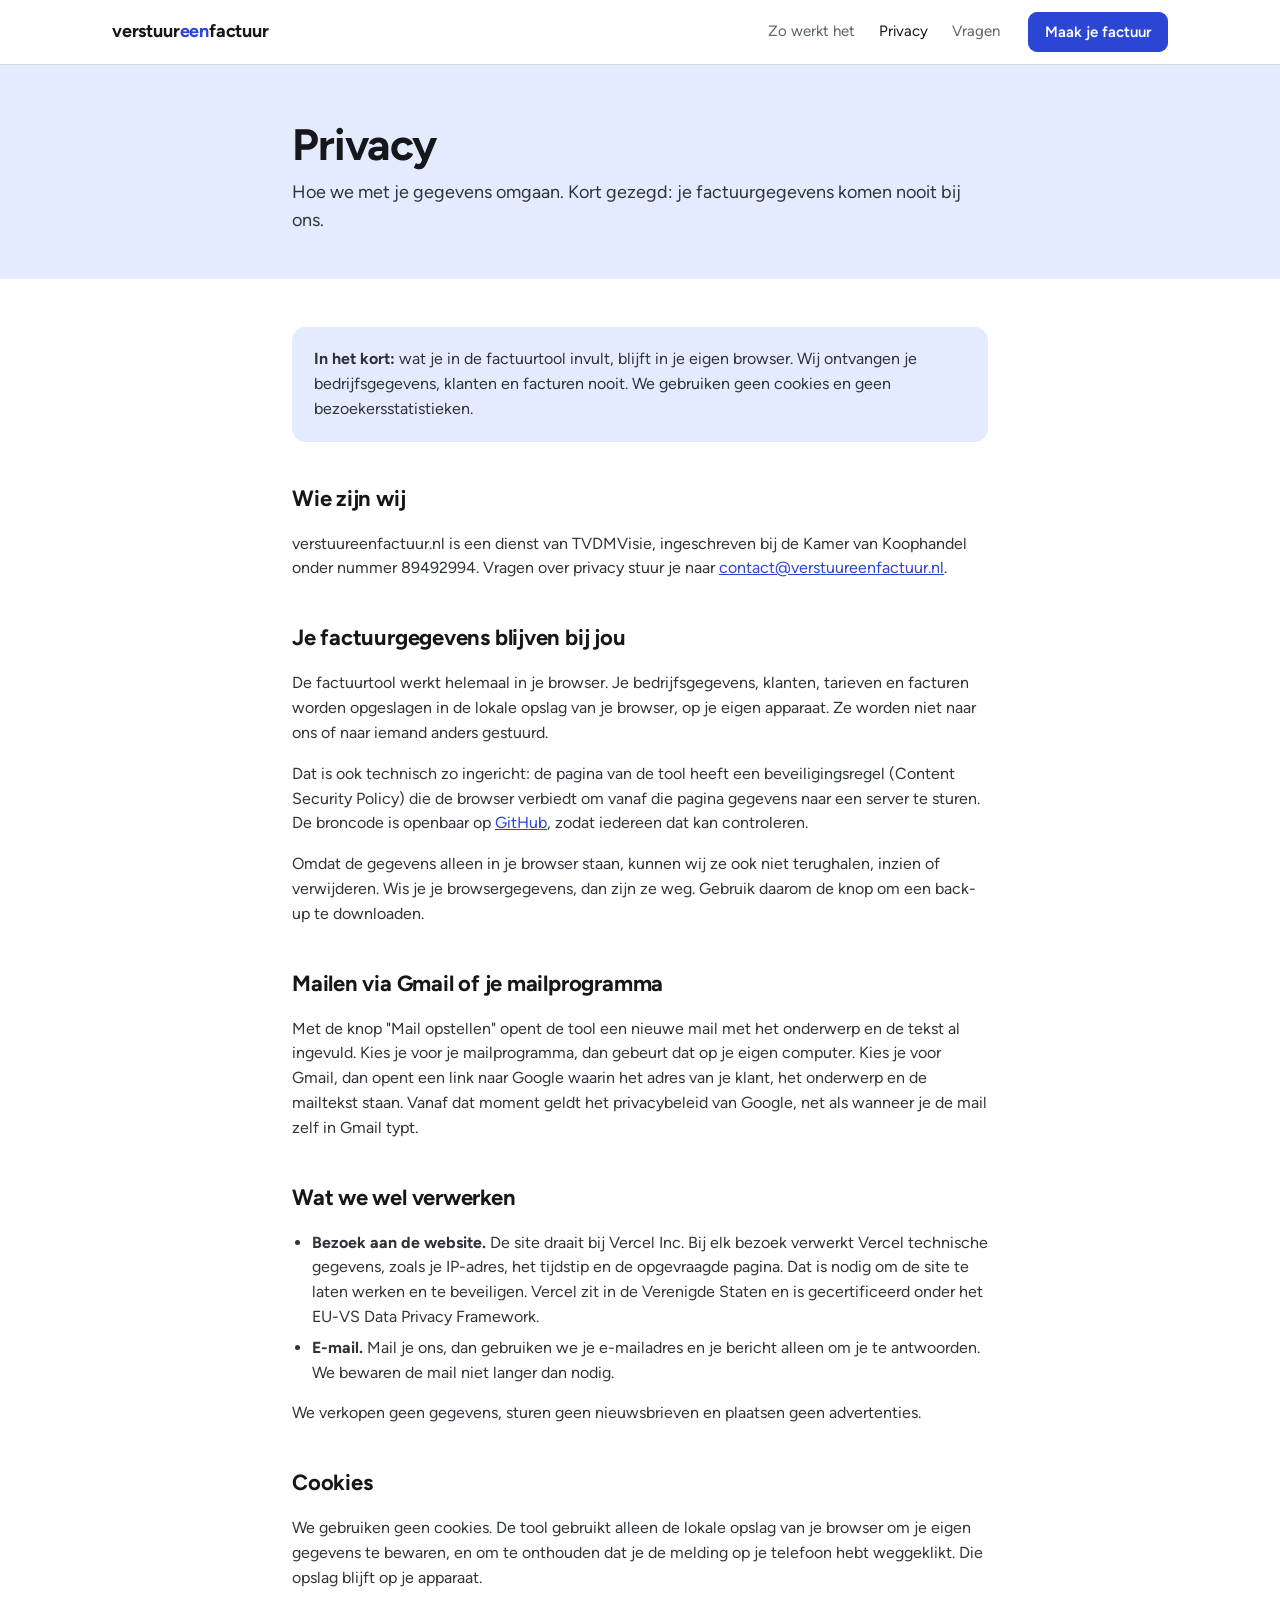
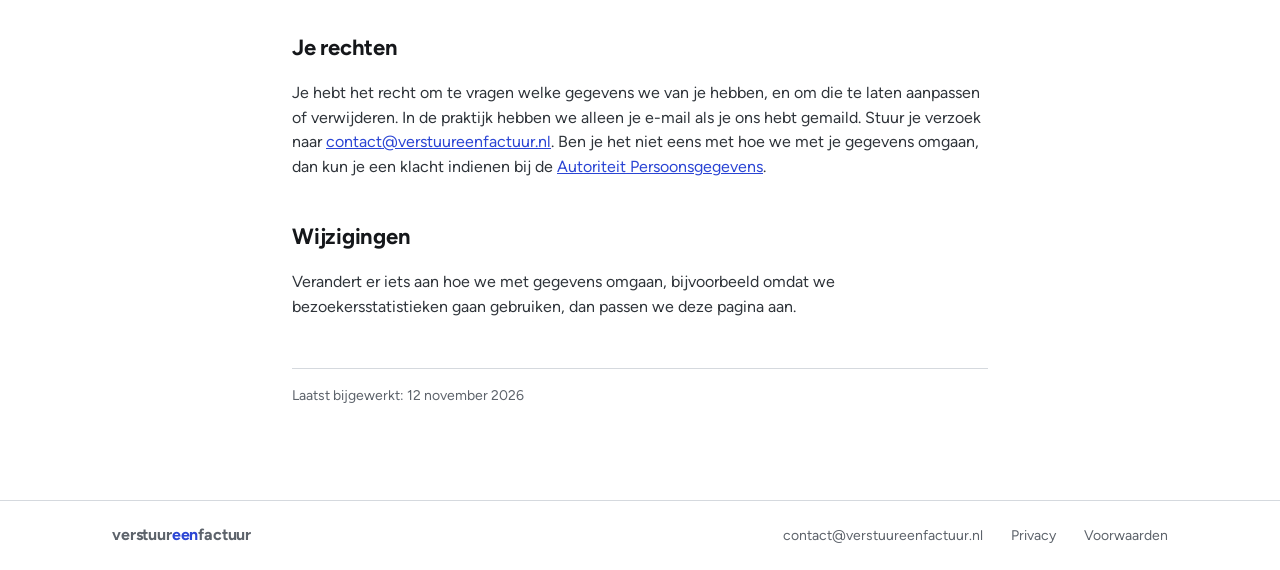
<file: privacy.html>
<!doctype html>
<html lang="nl">
<head>
<meta charset="utf-8">
<meta name="viewport" content="width=device-width,initial-scale=1">
<title>Privacy | Verstuur een factuur</title>
<meta name="description" content="Hoe verstuureenfactuur.nl met je gegevens omgaat: je factuurgegevens blijven in je eigen browser.">
<link rel="stylesheet" href="/assets/site.css">
<style>
body{background:#fff}
.doc-head{background:#e4ebff;padding:56px 0 44px}
.doc-head .wrap{max-width:760px}
.doc-head h1{font-size:clamp(32px,4vw,44px);letter-spacing:-.02em;line-height:1.1;margin:0 0 10px}
.doc-head p{margin:0;font-size:18px;color:#2f343a;max-width:60ch}
.doc{max-width:760px;padding-top:48px;padding-bottom:80px}
.doc h2{font-size:22px;letter-spacing:-.01em;margin:40px 0 10px}
.doc h2:first-child{margin-top:0}
.doc p,.doc li{color:#2f343a}
.doc ul{padding-left:20px}
.doc li{margin:6px 0}
.doc .kort{background:#e4ebff;border-radius:14px;padding:20px 22px;margin-bottom:12px}
.doc .kort p{margin:0}
.doc .meta{color:var(--muted);font-size:14px;margin-top:48px;border-top:1px solid var(--line);padding-top:16px}
.doc a{color:var(--accent)}
</style>
</head>
<body>
<header class="site-nav">
  <div class="wrap">
    <a class="logo" href="/">verstuur<span>een</span>factuur</a>
    <nav class="links" aria-label="Hoofdmenu"><a href="/#zo-werkt-het">Zo werkt het</a><a href="/privacy" aria-current="page">Privacy</a><a href="/#vragen">Vragen</a></nav>
    <a class="btn primary" href="/maken">Maak je factuur</a>
  </div>
</header>
<main>
  <div class="doc-head"><div class="wrap"><h1>Privacy</h1><p>Hoe we met je gegevens omgaan. Kort gezegd: je factuurgegevens komen nooit bij ons.</p></div></div>
  <div class="wrap doc">
    <div class="kort"><p><b>In het kort:</b> wat je in de factuurtool invult, blijft in je eigen browser. Wij ontvangen je bedrijfsgegevens, klanten en facturen nooit. We gebruiken geen cookies en geen bezoekersstatistieken.</p></div>

    <h2>Wie zijn wij</h2>
    <p>verstuureenfactuur.nl is een dienst van TVDMVisie, ingeschreven bij de Kamer van Koophandel onder nummer 89492994. Vragen over privacy stuur je naar <a href="mailto:contact@verstuureenfactuur.nl">contact@verstuureenfactuur.nl</a>.</p>

    <h2>Je factuurgegevens blijven bij jou</h2>
    <p>De factuurtool werkt helemaal in je browser. Je bedrijfsgegevens, klanten, tarieven en facturen worden opgeslagen in de lokale opslag van je browser, op je eigen apparaat. Ze worden niet naar ons of naar iemand anders gestuurd.</p>
    <p>Dat is ook technisch zo ingericht: de pagina van de tool heeft een beveiligingsregel (Content Security Policy) die de browser verbiedt om vanaf die pagina gegevens naar een server te sturen. De broncode is openbaar op <a href="https://github.com/Timmolen/verstuureenfactuur">GitHub</a>, zodat iedereen dat kan controleren.</p>
    <p>Omdat de gegevens alleen in je browser staan, kunnen wij ze ook niet terughalen, inzien of verwijderen. Wis je je browsergegevens, dan zijn ze weg. Gebruik daarom de knop om een back-up te downloaden.</p>

    <h2>Mailen via Gmail of je mailprogramma</h2>
    <p>Met de knop "Mail opstellen" opent de tool een nieuwe mail met het onderwerp en de tekst al ingevuld. Kies je voor je mailprogramma, dan gebeurt dat op je eigen computer. Kies je voor Gmail, dan opent een link naar Google waarin het adres van je klant, het onderwerp en de mailtekst staan. Vanaf dat moment geldt het privacybeleid van Google, net als wanneer je de mail zelf in Gmail typt.</p>

    <h2>Wat we wel verwerken</h2>
    <ul>
      <li><b>Bezoek aan de website.</b> De site draait bij Vercel Inc. Bij elk bezoek verwerkt Vercel technische gegevens, zoals je IP-adres, het tijdstip en de opgevraagde pagina. Dat is nodig om de site te laten werken en te beveiligen. Vercel zit in de Verenigde Staten en is gecertificeerd onder het EU-VS Data Privacy Framework.</li>
      <li><b>E-mail.</b> Mail je ons, dan gebruiken we je e-mailadres en je bericht alleen om je te antwoorden. We bewaren de mail niet langer dan nodig.</li>
    </ul>
    <p>We verkopen geen gegevens, sturen geen nieuwsbrieven en plaatsen geen advertenties.</p>

    <h2>Cookies</h2>
    <p>We gebruiken geen cookies. De tool gebruikt alleen de lokale opslag van je browser om je eigen gegevens te bewaren, en om te onthouden dat je de melding op je telefoon hebt weggeklikt. Die opslag blijft op je apparaat.</p>

    <h2>Je rechten</h2>
    <p>Je hebt het recht om te vragen welke gegevens we van je hebben, en om die te laten aanpassen of verwijderen. In de praktijk hebben we alleen je e-mail als je ons hebt gemaild. Stuur je verzoek naar <a href="mailto:contact@verstuureenfactuur.nl">contact@verstuureenfactuur.nl</a>. Ben je het niet eens met hoe we met je gegevens omgaan, dan kun je een klacht indienen bij de <a href="https://autoriteitpersoonsgegevens.nl">Autoriteit Persoonsgegevens</a>.</p>

    <h2>Wijzigingen</h2>
    <p>Verandert er iets aan hoe we met gegevens omgaan, bijvoorbeeld omdat we bezoekersstatistieken gaan gebruiken, dan passen we deze pagina aan.</p>

    <p class="meta">Laatst bijgewerkt: 12 november 2026</p>
  </div>
</main>
<footer class="site-foot">
  <div class="wrap">
    <a class="logo" href="/" style="margin:0;font-size:16px">verstuur<span>een</span>factuur</a>
    <span class="spacer"></span>
    <a href="mailto:contact@verstuureenfactuur.nl">contact@verstuureenfactuur.nl</a>
    <a href="/privacy">Privacy</a>
    <a href="/voorwaarden">Voorwaarden</a>
  </div>
</footer>
</body>
</html>
</file>
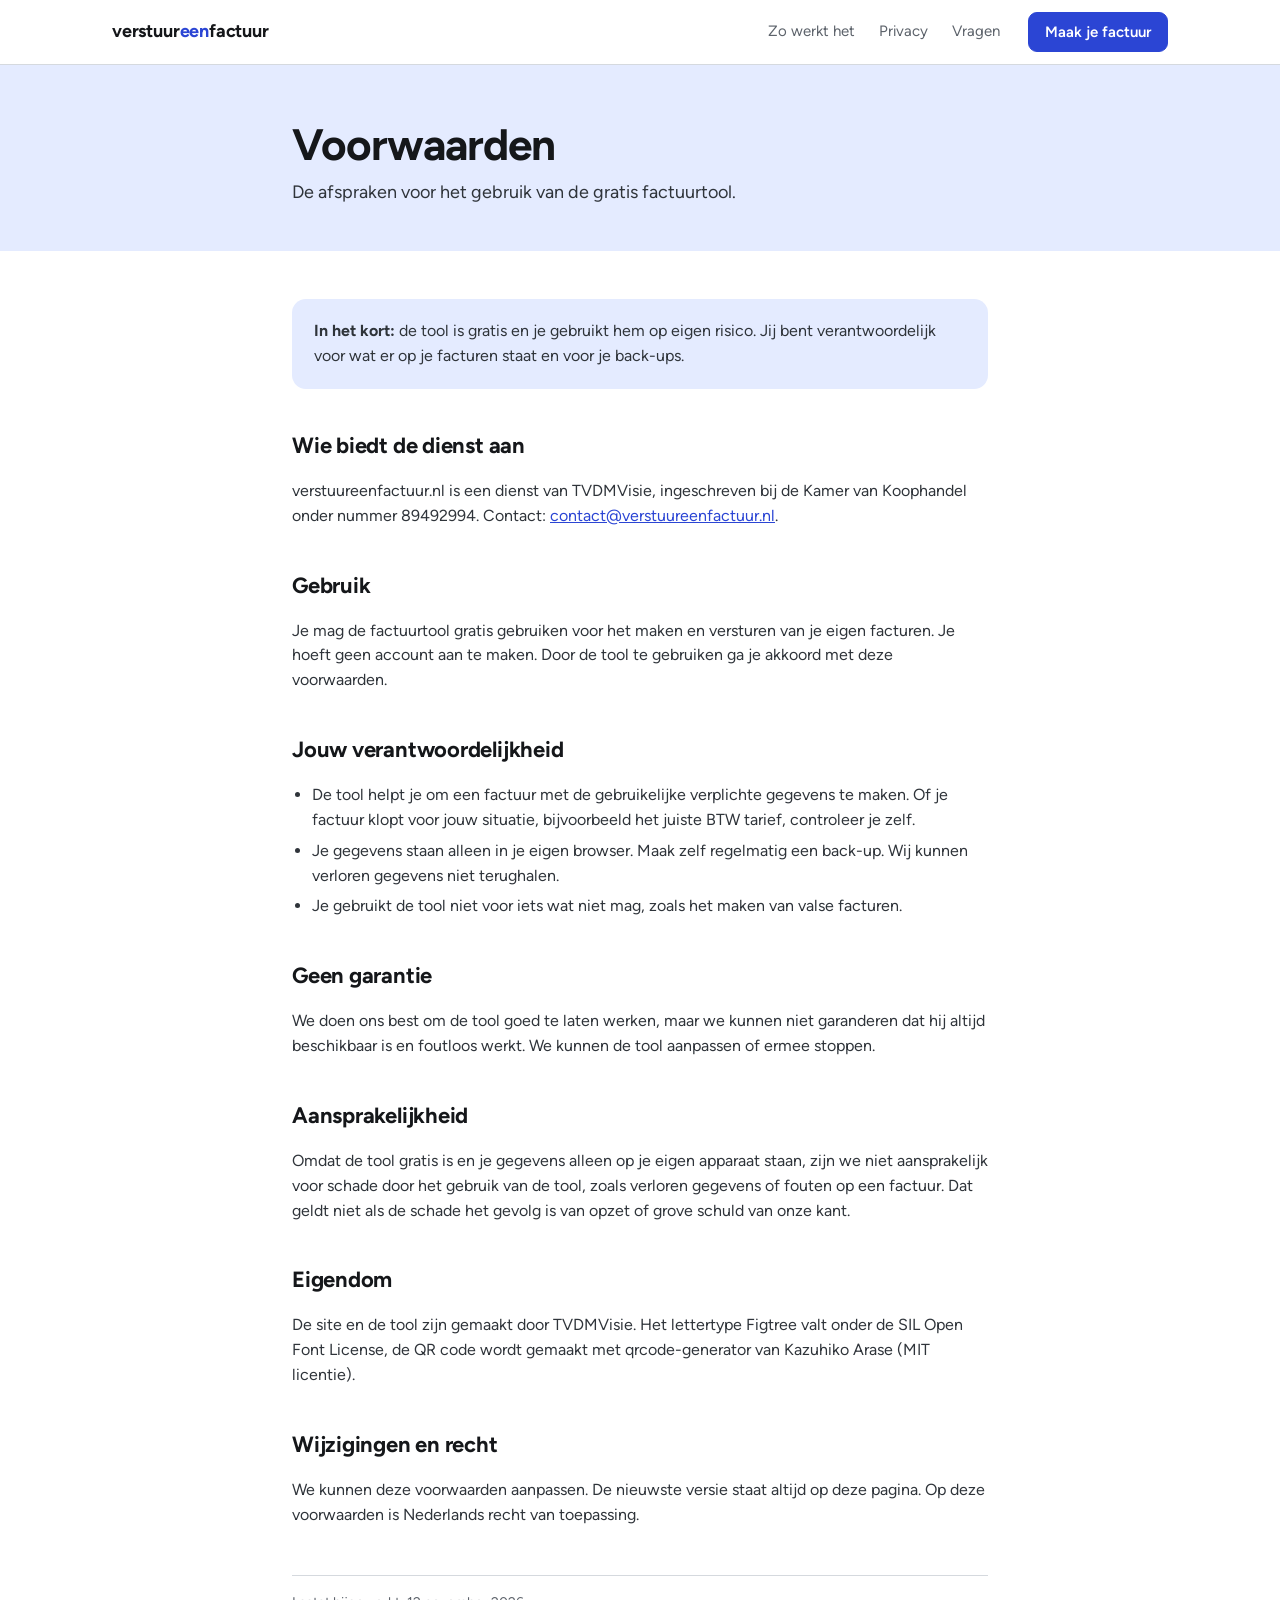
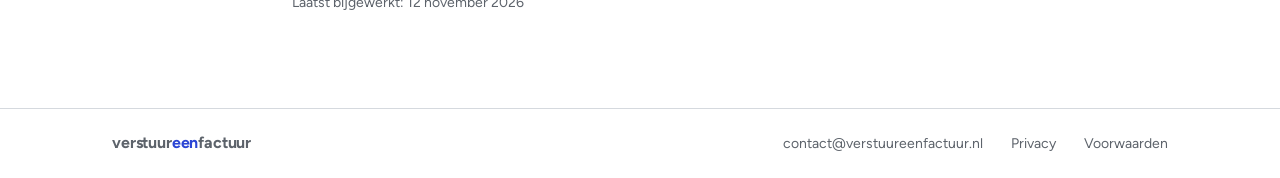
<file: voorwaarden.html>
<!doctype html>
<html lang="nl">
<head>
<meta charset="utf-8">
<meta name="viewport" content="width=device-width,initial-scale=1">
<title>Voorwaarden | Verstuur een factuur</title>
<meta name="description" content="De gebruiksvoorwaarden van verstuureenfactuur.nl.">
<link rel="stylesheet" href="/assets/site.css">
<style>
body{background:#fff}
.doc-head{background:#e4ebff;padding:56px 0 44px}
.doc-head .wrap{max-width:760px}
.doc-head h1{font-size:clamp(32px,4vw,44px);letter-spacing:-.02em;line-height:1.1;margin:0 0 10px}
.doc-head p{margin:0;font-size:18px;color:#2f343a;max-width:60ch}
.doc{max-width:760px;padding-top:48px;padding-bottom:80px}
.doc h2{font-size:22px;letter-spacing:-.01em;margin:40px 0 10px}
.doc h2:first-child{margin-top:0}
.doc p,.doc li{color:#2f343a}
.doc ul{padding-left:20px}
.doc li{margin:6px 0}
.doc .kort{background:#e4ebff;border-radius:14px;padding:20px 22px;margin-bottom:12px}
.doc .kort p{margin:0}
.doc .meta{color:var(--muted);font-size:14px;margin-top:48px;border-top:1px solid var(--line);padding-top:16px}
.doc a{color:var(--accent)}
</style>
</head>
<body>
<header class="site-nav">
  <div class="wrap">
    <a class="logo" href="/">verstuur<span>een</span>factuur</a>
    <nav class="links" aria-label="Hoofdmenu"><a href="/#zo-werkt-het">Zo werkt het</a><a href="/privacy">Privacy</a><a href="/#vragen">Vragen</a></nav>
    <a class="btn primary" href="/maken">Maak je factuur</a>
  </div>
</header>
<main>
  <div class="doc-head"><div class="wrap"><h1>Voorwaarden</h1><p>De afspraken voor het gebruik van de gratis factuurtool.</p></div></div>
  <div class="wrap doc">
    <div class="kort"><p><b>In het kort:</b> de tool is gratis en je gebruikt hem op eigen risico. Jij bent verantwoordelijk voor wat er op je facturen staat en voor je back-ups.</p></div>

    <h2>Wie biedt de dienst aan</h2>
    <p>verstuureenfactuur.nl is een dienst van TVDMVisie, ingeschreven bij de Kamer van Koophandel onder nummer 89492994. Contact: <a href="mailto:contact@verstuureenfactuur.nl">contact@verstuureenfactuur.nl</a>.</p>

    <h2>Gebruik</h2>
    <p>Je mag de factuurtool gratis gebruiken voor het maken en versturen van je eigen facturen. Je hoeft geen account aan te maken. Door de tool te gebruiken ga je akkoord met deze voorwaarden.</p>

    <h2>Jouw verantwoordelijkheid</h2>
    <ul>
      <li>De tool helpt je om een factuur met de gebruikelijke verplichte gegevens te maken. Of je factuur klopt voor jouw situatie, bijvoorbeeld het juiste BTW tarief, controleer je zelf.</li>
      <li>Je gegevens staan alleen in je eigen browser. Maak zelf regelmatig een back-up. Wij kunnen verloren gegevens niet terughalen.</li>
      <li>Je gebruikt de tool niet voor iets wat niet mag, zoals het maken van valse facturen.</li>
    </ul>

    <h2>Geen garantie</h2>
    <p>We doen ons best om de tool goed te laten werken, maar we kunnen niet garanderen dat hij altijd beschikbaar is en foutloos werkt. We kunnen de tool aanpassen of ermee stoppen.</p>

    <h2>Aansprakelijkheid</h2>
    <p>Omdat de tool gratis is en je gegevens alleen op je eigen apparaat staan, zijn we niet aansprakelijk voor schade door het gebruik van de tool, zoals verloren gegevens of fouten op een factuur. Dat geldt niet als de schade het gevolg is van opzet of grove schuld van onze kant.</p>

    <h2>Eigendom</h2>
    <p>De site en de tool zijn gemaakt door TVDMVisie. Het lettertype Figtree valt onder de SIL Open Font License, de QR code wordt gemaakt met qrcode-generator van Kazuhiko Arase (MIT licentie).</p>

    <h2>Wijzigingen en recht</h2>
    <p>We kunnen deze voorwaarden aanpassen. De nieuwste versie staat altijd op deze pagina. Op deze voorwaarden is Nederlands recht van toepassing.</p>

    <p class="meta">Laatst bijgewerkt: 12 november 2026</p>
  </div>
</main>
<footer class="site-foot">
  <div class="wrap">
    <a class="logo" href="/" style="margin:0;font-size:16px">verstuur<span>een</span>factuur</a>
    <span class="spacer"></span>
    <a href="mailto:contact@verstuureenfactuur.nl">contact@verstuureenfactuur.nl</a>
    <a href="/privacy">Privacy</a>
    <a href="/voorwaarden">Voorwaarden</a>
  </div>
</footer>
</body>
</html>
</file>
<file: assets/site.css>
/* Gedeelde stijl voor verstuureenfactuur.nl: landingspagina, /maken en de losse pagina's.
   Lettertype Figtree staat op de eigen site (SIL Open Font License, zie fonts/OFL.txt). */
@font-face{font-family:Figtree;src:url(fonts/figtree-400.woff2) format("woff2");font-weight:400;font-display:swap}
@font-face{font-family:Figtree;src:url(fonts/figtree-500.woff2) format("woff2");font-weight:500;font-display:swap}
@font-face{font-family:Figtree;src:url(fonts/figtree-600.woff2) format("woff2");font-weight:600;font-display:swap}
@font-face{font-family:Figtree;src:url(fonts/figtree-700.woff2) format("woff2");font-weight:700;font-display:swap}

:root{
  --desk:#e6e9ed; --panel:#ffffff; --ink:#15171a; --muted:#5d636b; --line:#d5d9de;
  --field:#f6f7f9; --accent:#2b45d4; --accent-soft:#eef1fd; --ok:#1d7a4c; --warn:#a8321e;
  --font:Figtree,"Avenir Next","Helvetica Neue",Arial,sans-serif;
  --wrap:1120px;
}
*{box-sizing:border-box}
html,body{margin:0}
body{background:var(--desk);color:var(--ink);font:16px/1.55 var(--font);-webkit-font-smoothing:antialiased}
a{color:inherit}
:focus-visible{outline:2px solid var(--accent);outline-offset:2px;border-radius:4px}
.wrap{max-width:var(--wrap);margin:0 auto;padding:0 32px}
[id]{scroll-margin-top:80px}   /* ankers niet onder het vaste menu laten vallen */

/* Menu, overal hetzelfde */
.site-nav{background:var(--panel);border-bottom:1px solid var(--line);position:sticky;top:0;z-index:20}
.site-nav .wrap{display:flex;align-items:center;gap:28px;height:64px}
.logo{font-weight:700;font-size:18px;letter-spacing:-.01em;text-decoration:none;margin-right:auto;white-space:nowrap}
.logo span{color:var(--accent)}
.site-nav .links{display:flex;gap:24px;font-size:15px}
.site-nav .links a{text-decoration:none;color:var(--muted)}
.site-nav .links a:hover,.site-nav .links a[aria-current]{color:var(--ink)}

.btn{display:inline-flex;align-items:center;justify-content:center;gap:8px;border:1px solid var(--line);background:#fff;color:var(--ink);padding:10px 16px;border-radius:9px;font:600 15px/1.2 var(--font);text-decoration:none;cursor:pointer}
.btn:hover{border-color:var(--ink)}
.btn.primary{background:var(--accent);border-color:var(--accent);color:#fff}
.btn.primary:hover{filter:brightness(1.08)}
.btn.big{padding:14px 22px;font-size:17px;border-radius:10px}

.site-foot{border-top:1px solid var(--line);background:var(--panel);font-size:14px;color:var(--muted)}
.site-foot .wrap{display:flex;flex-wrap:wrap;gap:12px 28px;align-items:center;padding-top:22px;padding-bottom:22px}
.site-foot a{text-decoration:none}
.site-foot a:hover{color:var(--ink)}
.site-foot .spacer{flex:1}

@media (max-width:720px){
  .wrap{padding:0 16px}
  .site-nav .links{display:none}
  .site-nav .btn{padding:8px 12px;font-size:14px}
}
@media (prefers-reduced-motion:reduce){*{transition:none!important;animation:none!important}}
</file>
